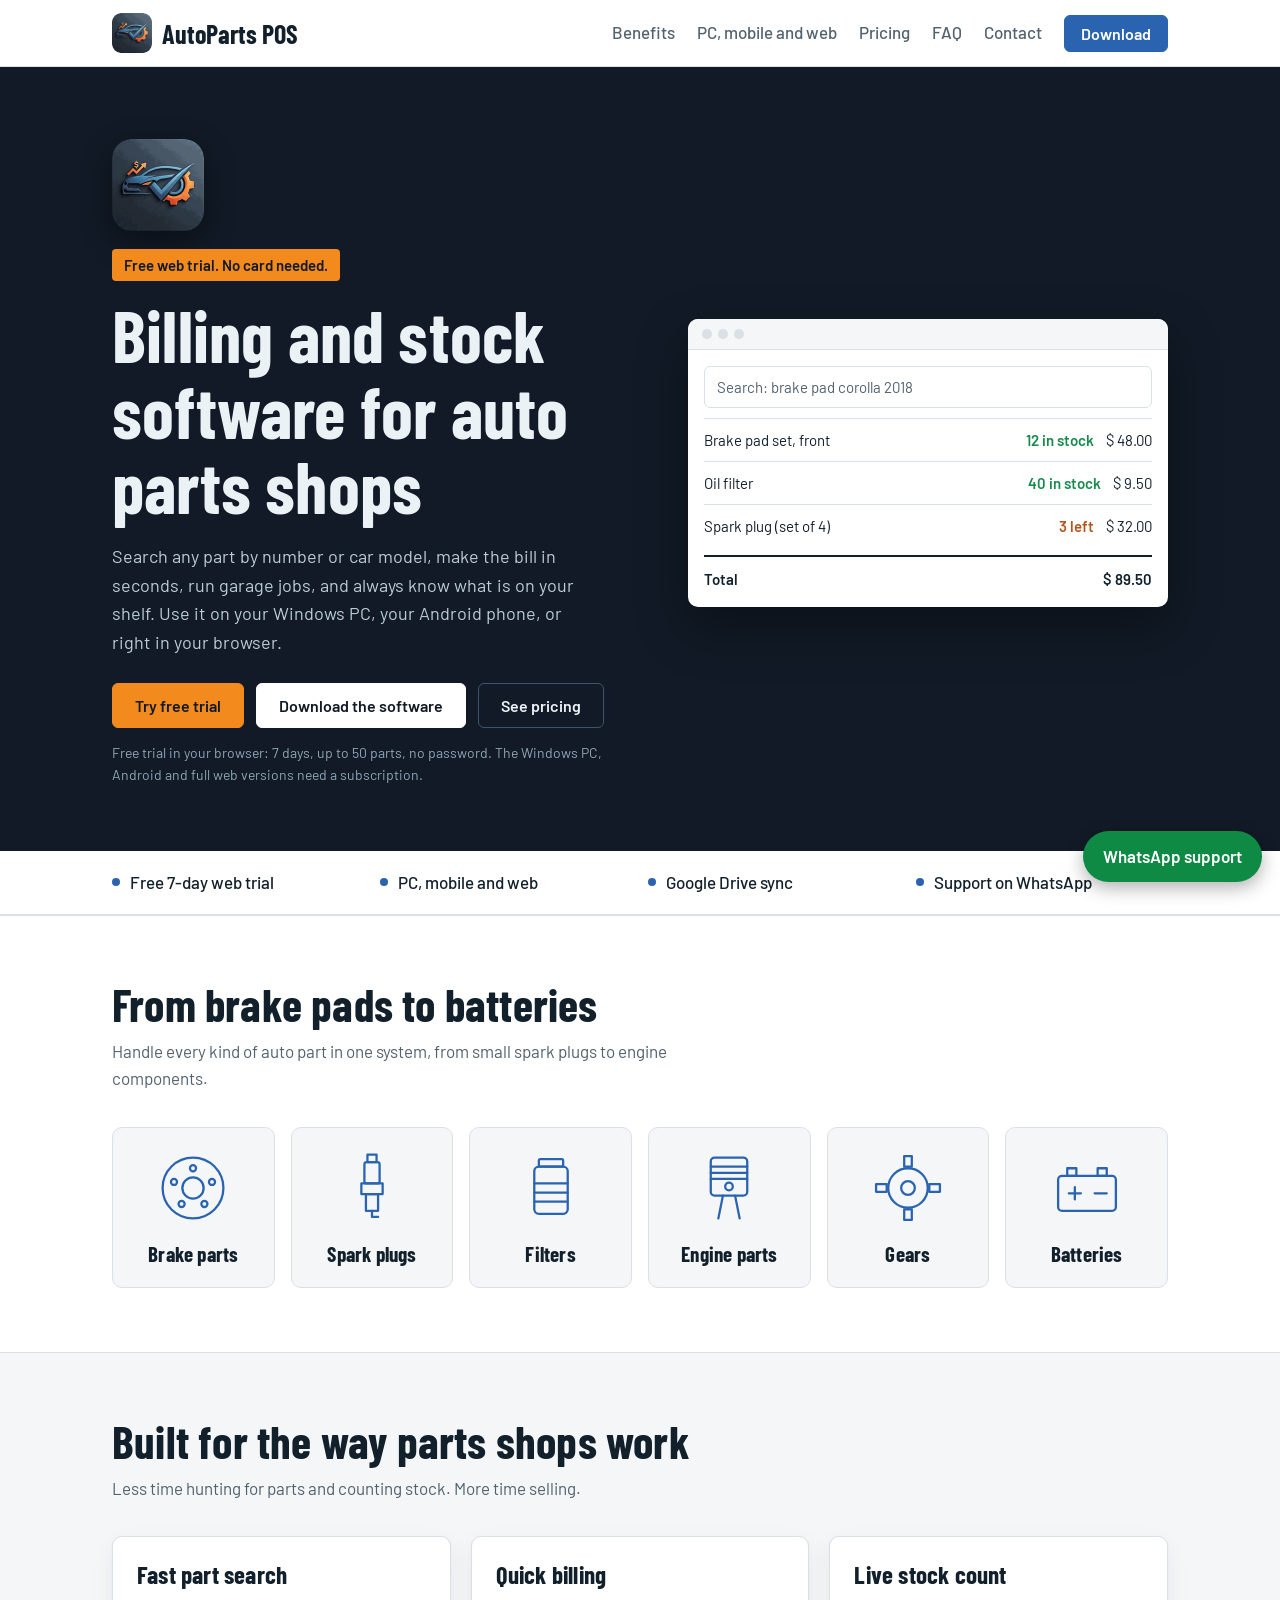
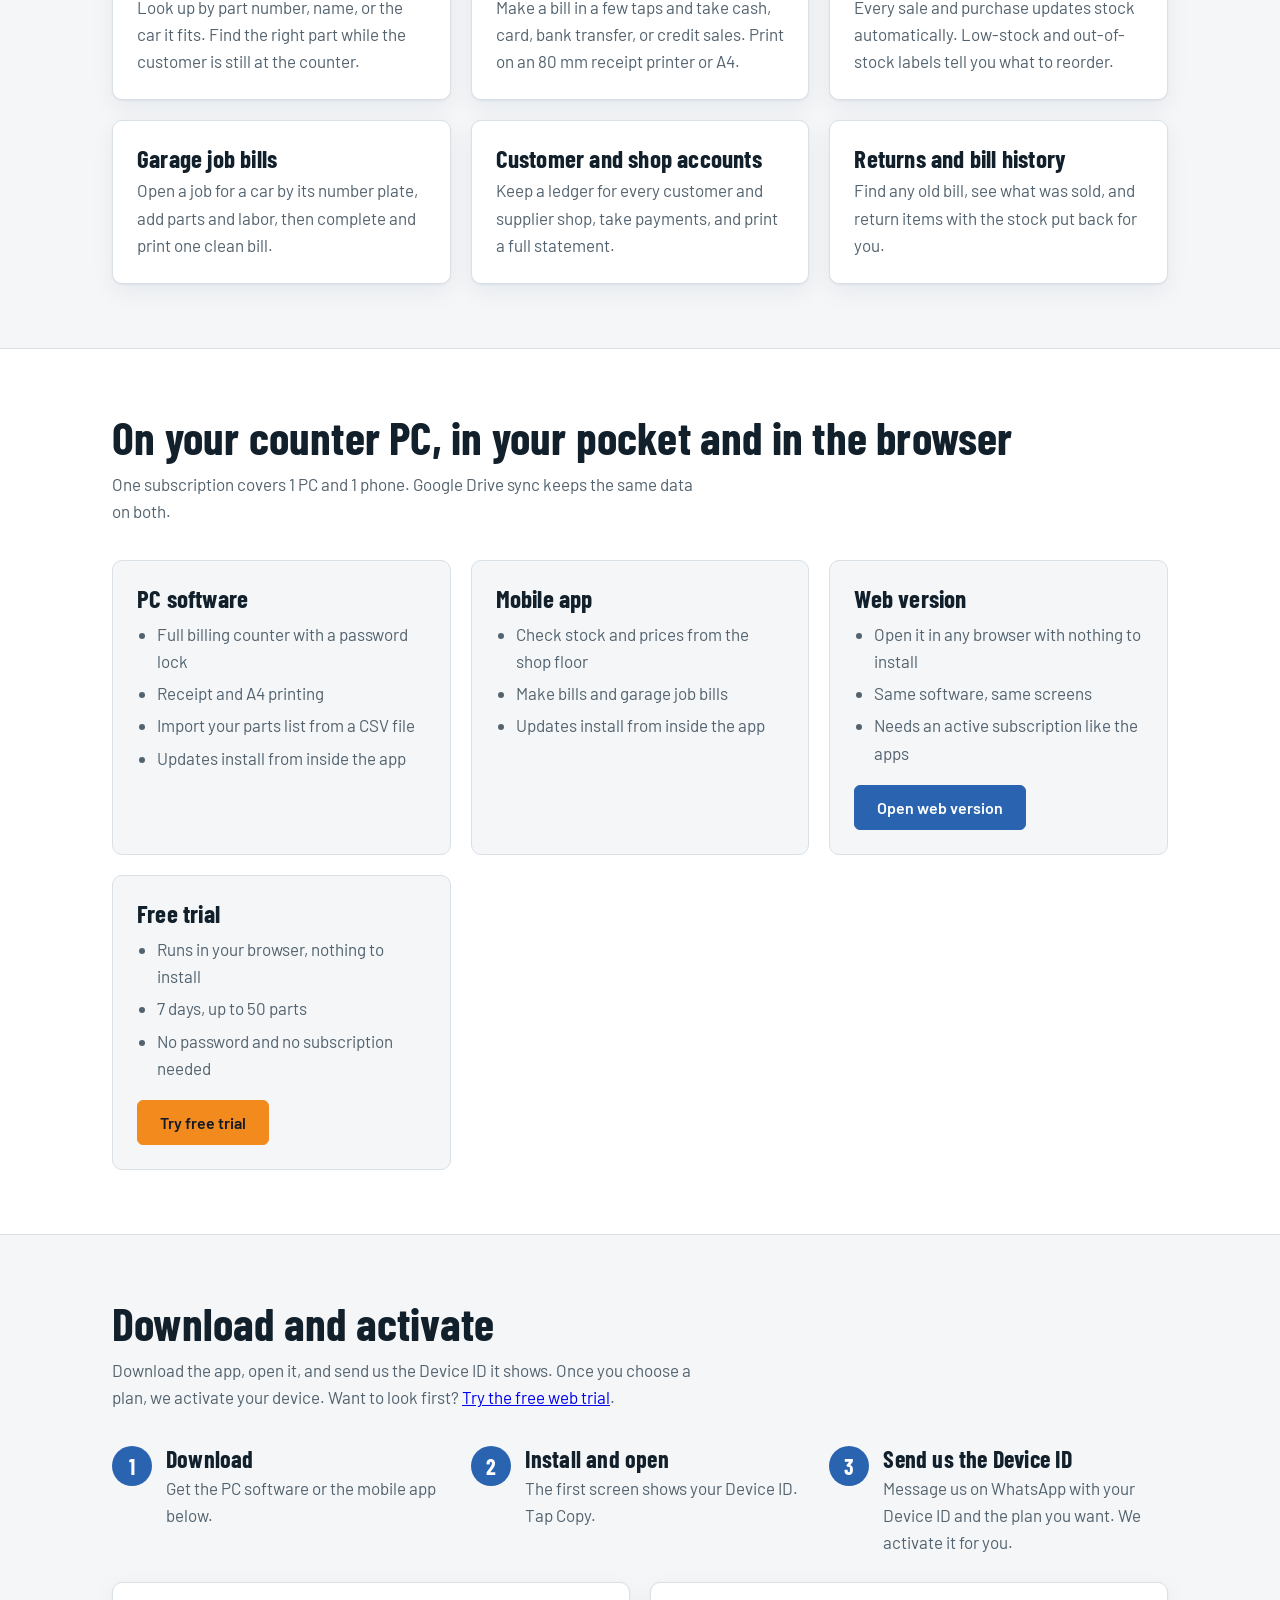
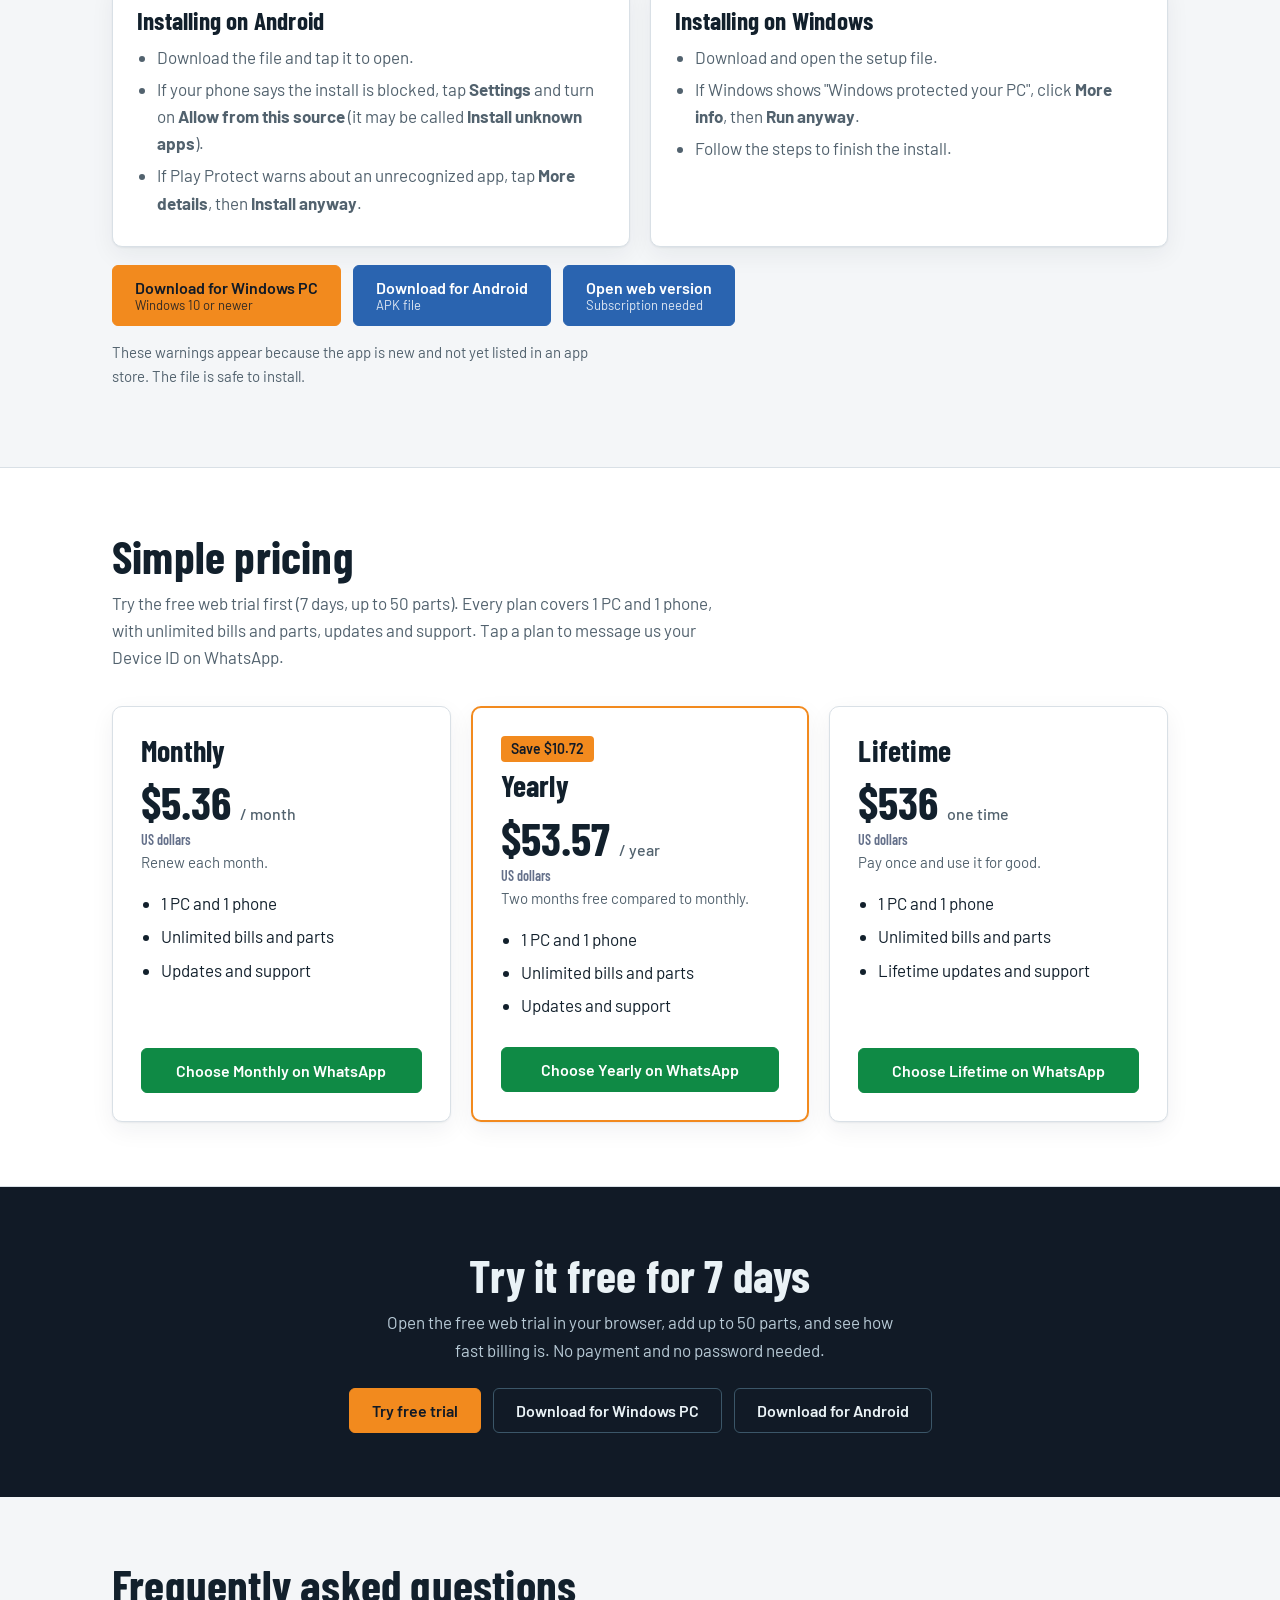
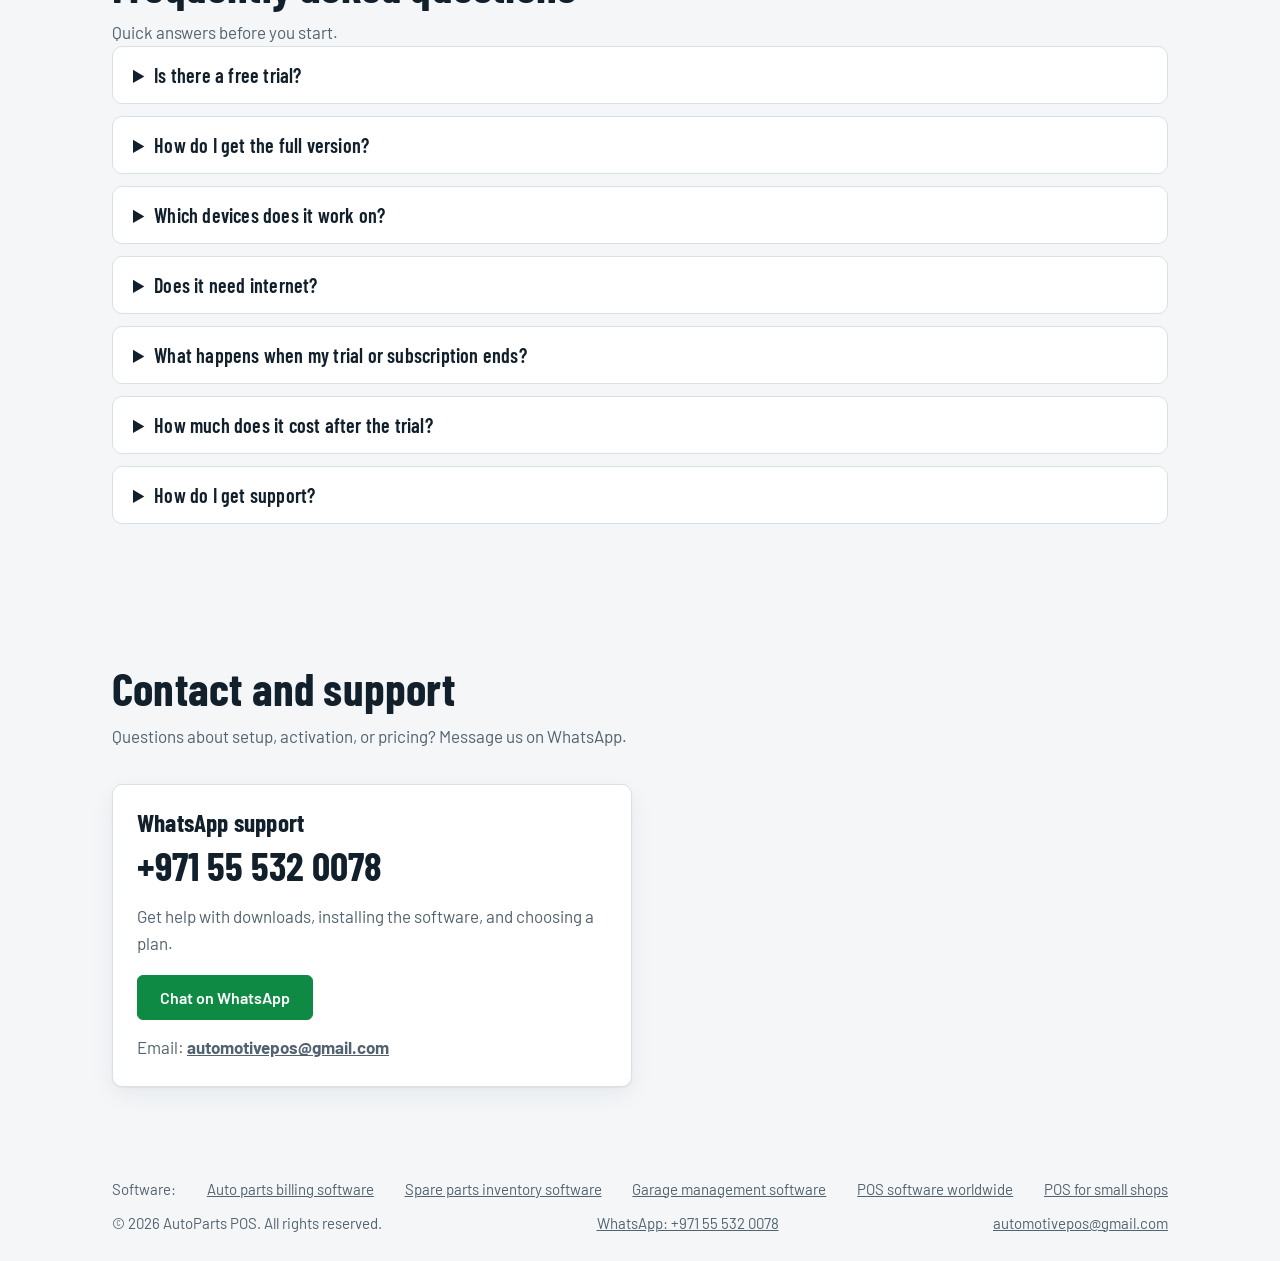
<file: index.html>
<!DOCTYPE html>
<html lang="en">
<head>
<meta charset="utf-8">
<meta name="viewport" content="width=device-width, initial-scale=1, viewport-fit=cover">
<title>AutoParts POS | Auto Parts Shop Billing Software</title>
<meta name="description" content="POS billing and stock software for auto parts shops. Search parts by number or car, bill fast, run garage jobs and keep customer accounts. Windows PC, Android and web. Free 7-day web trial.">
<meta name="keywords" content="auto parts software, POS software, auto parts billing, spare parts inventory, car parts shop software, garage job billing, POS app Android, Windows POS, web POS">
<meta name="robots" content="index, follow, max-image-preview:large">
<meta name="theme-color" content="#111a26">
<link rel="canonical" href="https://automotivepos.online/">
<link rel="icon" href="favicon.ico" sizes="any">
<link rel="icon" type="image/png" href="favicon.png">
<link rel="apple-touch-icon" href="apple-touch-icon.png">
<meta property="og:type" content="website">
<meta property="og:site_name" content="AutoParts POS">
<meta property="og:title" content="AutoParts POS | Auto Parts Shop Billing Software">
<meta property="og:description" content="POS billing and stock software for auto parts shops. Windows PC, Android and web.">
<meta property="og:url" content="https://automotivepos.online/">
<meta property="og:image" content="https://automotivepos.online/og-image.png">
<meta property="og:image:width" content="1200">
<meta property="og:image:height" content="630">
<meta property="og:image:alt" content="AutoParts POS: billing and stock software for auto parts shops">
<meta name="twitter:card" content="summary_large_image">
<meta name="twitter:title" content="AutoParts POS | Auto Parts Shop Billing Software">
<meta name="twitter:description" content="POS billing and stock software for auto parts shops. Windows PC, Android and web.">
<meta name="twitter:image" content="https://automotivepos.online/og-image.png">
<script type="application/ld+json">{"@context":"https://schema.org","@type":"SoftwareApplication","name":"AutoParts POS","url":"https://automotivepos.online/","applicationCategory":"BusinessApplication","operatingSystem":"Windows, Android, Web","description":"POS billing and stock software for auto parts shops. Search parts by number or car, bill fast, run garage jobs and keep customer accounts.","image":"https://automotivepos.online/og-image.png","offers":[{"@type":"Offer","name":"Monthly","price":"5.36","priceCurrency":"USD"},{"@type":"Offer","name":"Yearly","price":"53.57","priceCurrency":"USD"},{"@type":"Offer","name":"Lifetime","price":"536","priceCurrency":"USD"}],"publisher":{"@type":"Organization","name":"AutoParts POS","url":"https://automotivepos.github.io/autoparts-pos/","logo":"https://automotivepos.github.io/autoparts-pos/logo.png","contactPoint":{"@type":"ContactPoint","telephone":"+971555320078","contactType":"customer support"}}}</script>
<script type="application/ld+json">{"@context":"https://schema.org","@type":"FAQPage","mainEntity":[{"@type":"Question","name":"Is there a free trial?","acceptedAnswer":{"@type":"Answer","text":"Yes. Open the free web trial in your browser. It lasts 7 days, allows up to 50 parts, and needs no password or card. The apps and the full web version need a subscription."}},{"@type":"Question","name":"How do I get the full version?","acceptedAnswer":{"@type":"Answer","text":"Download the PC or Android app, send us the Device ID it shows on WhatsApp, and choose a plan. We activate your device."}},{"@type":"Question","name":"Which devices does it work on?","acceptedAnswer":{"@type":"Answer","text":"A Windows PC, an Android phone, and any web browser. One subscription covers 1 PC and 1 phone, and Google Drive sync keeps the same data on both."}},{"@type":"Question","name":"Does it need internet?","acceptedAnswer":{"@type":"Answer","text":"Yes. It checks your subscription and the live date and time online when it opens, so keep the internet on."}},{"@type":"Question","name":"How much does it cost?","acceptedAnswer":{"@type":"Answer","text":"$5.36 per month, $53.57 per year, or $536 one time for lifetime use."}},{"@type":"Question","name":"How do I get support?","acceptedAnswer":{"@type":"Answer","text":"Message us on WhatsApp at +971 55 532 0078 for help with downloads, setup, and pricing."}}]}</script>
<link rel="stylesheet" href="https://fonts.googleapis.com/css2?family=Barlow:wght@400;500;600&family=Barlow+Condensed:wght@600;700&display=swap">
<style>

:root{--bg:#f4f6f8;--surface:#fff;--ink:#12202c;--muted:#52626e;--line:#d9e0e6;--navy:#111a26;--navy-ink:#eaf2f6;--accent:#2a64b0;--accent-ink:#fff;--hot:#f28a1e;--hot-ink:#111a26;--shadow:0 1px 2px rgba(14,42,59,.06),0 8px 24px rgba(14,42,59,.06);
box-sizing:border-box;padding-top:env(safe-area-inset-top,0px);padding-bottom:env(safe-area-inset-bottom,0px)}
@media (prefers-color-scheme:dark){:root:not([data-theme="light"]){--bg:#0d151b;--surface:#16222b;--ink:#e8eef2;--muted:#9bacb8;--line:#27363f;--navy:#0a121b;--accent:#6aa8ee;--accent-ink:#0d151b;--shadow:none}}
:root[data-theme="dark"]{--bg:#0d151b;--surface:#16222b;--ink:#e8eef2;--muted:#9bacb8;--line:#27363f;--navy:#0a121b;--accent:#6aa8ee;--accent-ink:#0d151b;--shadow:none}
html{scroll-padding-top:80px;scroll-behavior:smooth}
*{box-sizing:border-box}
body{margin:0;background:var(--bg);color:var(--ink);font:400 17px/1.6 Barlow,system-ui,sans-serif}
h1,h2,h3{font-family:"Barlow Condensed",Impact,sans-serif;line-height:1.05;margin:0;letter-spacing:.2px}
.wrap{max-width:1100px;margin:0 auto;padding:0 22px}
header{position:sticky;top:0;z-index:20;background:var(--surface);border-bottom:1px solid var(--line)}
header .wrap{display:flex;justify-content:space-between;align-items:center;height:66px}
.logo{font:700 26px "Barlow Condensed",sans-serif;display:flex;align-items:center;gap:10px}
.logo i{width:28px;height:28px;border-radius:6px;background:var(--accent);display:inline-block;position:relative}
.logo i:after{content:"";position:absolute;inset:8px;border:3px solid var(--accent-ink);border-radius:50%}
nav{display:flex;align-items:center;gap:22px}
nav a:not(.btn){color:var(--muted);text-decoration:none;font-weight:500}
nav a:not(.btn):hover{color:var(--ink)}
.btn{display:inline-block;padding:12px 22px;border-radius:6px;background:var(--accent);color:var(--accent-ink);font:600 16px Barlow,sans-serif;text-decoration:none;border:1px solid var(--accent);cursor:pointer}
.btn:hover{filter:brightness(1.08)}
.btn.alt{background:transparent;color:var(--ink);border-color:var(--line)}
.btn.hot{background:var(--hot);border-color:var(--hot);color:var(--hot-ink)}
.btn.sm{padding:8px 16px}
.btn:focus-visible,a:focus-visible,button:focus-visible{outline:3px solid var(--hot);outline-offset:2px}
.hero{background:var(--navy);color:var(--navy-ink);padding:72px 0 64px}
.hero .wrap{display:grid;grid-template-columns:1.1fr 1fr;gap:48px;align-items:center}
.badge{display:inline-block;background:var(--hot);color:var(--hot-ink);font-weight:600;font-size:15px;padding:4px 12px;border-radius:4px;margin-bottom:16px}
.hero h1{font-size:clamp(42px,6vw,72px)}
.hero p{color:#bccbd9;max-width:48ch;margin:18px 0 26px;font-size:18px}
.btns{display:flex;gap:12px;flex-wrap:wrap}
.hero .btn.alt{color:var(--navy-ink);border-color:#3b5668}
.fine{font-size:14px;color:#8fa5b4;margin-top:14px}
.screen{background:var(--surface);color:var(--ink);border-radius:10px;padding:0;font-size:15px;overflow:hidden;box-shadow:0 20px 50px rgba(0,0,0,.35)}
.screen .top{display:flex;gap:6px;padding:10px 14px;border-bottom:1px solid var(--line);background:var(--bg)}
.screen .top b{width:10px;height:10px;border-radius:50%;background:var(--line)}
.screen .body{padding:16px}
.screen .bar{border:1px solid var(--line);border-radius:6px;padding:8px 12px;margin-bottom:10px;color:var(--muted)}
.screen .row{display:grid;grid-template-columns:1fr auto auto;gap:12px;padding:9px 0;border-top:1px solid var(--line)}
.ok{color:#188a4c;font-weight:600}.low{color:#b4541a;font-weight:600}
.tot{display:flex;justify-content:space-between;border-top:2px solid var(--ink);margin-top:8px;padding-top:10px;font-weight:600}
.strip{background:var(--surface);border-bottom:1px solid var(--line)}
.strip .wrap{display:grid;grid-template-columns:repeat(auto-fit,minmax(200px,1fr));gap:16px;padding-top:18px;padding-bottom:18px;font-weight:500}
.strip span{display:flex;gap:10px;align-items:center}
.strip span:before{content:"";width:8px;height:8px;border-radius:50%;background:var(--accent);flex:none}
section{padding:64px 0}
h2{font-size:clamp(32px,4vw,46px);margin-bottom:10px}
.sub{color:var(--muted);max-width:60ch;margin:0 0 34px}
.grid{display:grid;gap:20px;grid-template-columns:repeat(auto-fit,minmax(290px,1fr))}
.card{background:var(--surface);border:1px solid var(--line);border-radius:10px;padding:24px;box-shadow:var(--shadow)}
.card h3{font-size:25px;margin-bottom:6px}
.card p{margin:0;color:var(--muted)}
.card ul{margin:10px 0 0;padding-left:20px;color:var(--muted)}
.card li{margin:5px 0}
.alt-bg{background:var(--surface);border-block:1px solid var(--line)}
.alt-bg .card{background:var(--bg);box-shadow:none}
.steps{counter-reset:s;display:grid;gap:20px;grid-template-columns:repeat(auto-fit,minmax(250px,1fr))}
.step{counter-increment:s;padding-left:54px;position:relative}
.step:before{content:counter(s);position:absolute;left:0;top:0;width:40px;height:40px;border-radius:50%;background:var(--accent);color:var(--accent-ink);display:grid;place-items:center;font:700 22px "Barlow Condensed",sans-serif}
.step h3{font-size:24px;margin-bottom:4px}.step p{margin:0;color:var(--muted)}
.dl{display:flex;gap:12px;flex-wrap:wrap;margin-top:18px}
.dl small{display:block;font-weight:400;font-size:13px;opacity:.85}
.plans{display:grid;gap:20px;grid-template-columns:repeat(auto-fit,minmax(260px,1fr));align-items:stretch}
.plan{background:var(--surface);border:1px solid var(--line);border-radius:10px;padding:28px;display:flex;flex-direction:column;box-shadow:var(--shadow)}
.plan.best{border:2px solid var(--hot)}
.tag{align-self:flex-start;background:var(--hot);color:var(--hot-ink);font-weight:600;font-size:14px;padding:2px 10px;border-radius:4px;margin-bottom:8px}
.plan h3{font-size:30px}
.price{font:700 46px "Barlow Condensed",sans-serif;margin:8px 0 0}
.price small{font:500 16px Barlow,sans-serif;color:var(--muted)}
.note{color:var(--muted);font-size:15px;margin:2px 0 10px}
.plan ul{flex:1;margin:0 0 22px;padding-left:20px}.plan li{margin:6px 0}
.plan .btn{text-align:center}
.trial{background:var(--navy);color:var(--navy-ink);text-align:center}
.trial p{color:#b8cad6;max-width:52ch;margin:0 auto 24px}
.trial .btns{justify-content:center}
.trial .btn.alt{color:var(--navy-ink);border-color:#3b5668}
footer{padding:26px 0;color:var(--muted);font-size:15px}
footer .wrap{display:flex;justify-content:space-between;flex-wrap:wrap;gap:10px}
#toast{position:fixed;left:50%;bottom:calc(84px + env(safe-area-inset-bottom,0px));transform:translateX(-50%);background:var(--ink);color:var(--bg);padding:12px 20px;border-radius:8px;opacity:0;pointer-events:none;transition:opacity .2s;max-width:90%;text-align:center}
#toast.on{opacity:1}
.pgrid{display:grid;gap:16px;grid-template-columns:repeat(auto-fit,minmax(150px,1fr))}
.pgrid .card{text-align:center;padding:22px 14px}
.pgrid h3{font-size:21px;margin:0}
.pgrid svg{width:76px;height:76px;color:var(--accent);fill:none;stroke:currentColor;stroke-width:3;stroke-linecap:round;stroke-linejoin:round;margin-bottom:10px}
.wa{position:fixed;right:18px;bottom:calc(18px + env(safe-area-inset-bottom,0px));z-index:30;background:#0f8a45;color:#fff;font-weight:600;padding:12px 20px;border-radius:999px;text-decoration:none;box-shadow:0 6px 18px rgba(0,0,0,.3)}
.btn.wab{background:#0f8a45;border-color:#0f8a45;color:#fff}
.num{font:700 40px "Barlow Condensed",sans-serif;margin:6px 0 14px}
footer a{color:var(--muted)}
.logo{color:var(--ink);text-decoration:none}.logo img{width:40px;height:40px;flex:none;border-radius:9px;display:block}
.faq details{background:var(--surface);border:1px solid var(--line);border-radius:10px;padding:16px 20px;margin-bottom:12px}
.faq summary{cursor:pointer;font:600 20px "Barlow Condensed",sans-serif;letter-spacing:.2px}
.faq p{margin:10px 0 0;color:var(--muted)}
@media (max-width:820px){.hero .wrap{grid-template-columns:1fr}nav a:not(.btn){display:none}}
@media (prefers-reduced-motion:reduce){html{scroll-behavior:auto}#toast{transition:none}}

.hero .btn.alt:hover{background:rgba(255,255,255,.08)}
.hero .logobig{width:92px;height:92px;border-radius:20px;margin-bottom:18px;display:block;box-shadow:0 10px 30px rgba(0,0,0,.4)}
.btn.web{background:var(--accent);border-color:var(--accent);color:var(--accent-ink)}
.hero .btn.web{background:#fff;border-color:#fff;color:#111a26}
.plan .btn.wab{background:#0f8a45;border-color:#0f8a45;color:#fff}
.plan.best .btn.wab{background:#0f8a45}
.checks{list-style:none;padding-left:0!important}.checks li{padding-left:26px;position:relative}.checks li:before{content:"";position:absolute;left:4px;top:.55em;width:9px;height:9px;border-radius:50%;background:var(--accent)}
.help{font-size:15px;color:var(--muted);margin-top:14px;max-width:62ch}
.hero .help{color:#8fa5b4}
@media (prefers-color-scheme:dark){:root:not([data-theme="light"]) .ok{color:#4cc38a}}
.usd{display:block;font-size:14px;font-weight:600;color:var(--mute,#64708a);margin-top:2px}
</style>
</head>
<body>
<header id="top"><div class="wrap">
<a class="logo" href="#top" aria-label="AutoParts POS home"><img src="logo-sm.webp" alt="AutoParts POS logo" width="40" height="40"><span>AutoParts POS</span></a>
<nav><a href="#benefits">Benefits</a><a href="#platforms">PC, mobile and web</a><a href="#pricing">Pricing</a><a href="#faq">FAQ</a><a href="#contact">Contact</a><a class="btn sm" href="#download">Download</a></nav>
</div></header>

<main>
<section class="hero"><div class="wrap">
<div>
<img class="logobig" src="logo-sm.webp" alt="AutoParts POS logo" width="92" height="92" fetchpriority="high">
<span class="badge">Free web trial. No card needed.</span>
<h1>Billing and stock software for auto parts shops</h1>
<p>Search any part by number or car model, make the bill in seconds, run garage jobs, and always know what is on your shelf. Use it on your Windows PC, your Android phone, or right in your browser.</p>
<div class="btns"><a class="btn hot" href="https://automotivepos.github.io/autoparts-pos/trial/" target="_blank" rel="noopener">Try free trial</a><a class="btn web" href="#download">Download the software</a><a class="btn alt" href="#pricing">See pricing</a></div>
<div class="fine">Free trial in your browser: 7 days, up to 50 parts, no password. The Windows PC, Android and full web versions need a subscription.</div>
</div>
<div class="screen" aria-label="Example of the billing screen">
<div class="top"><b></b><b></b><b></b></div>
<div class="body">
<div class="bar">Search: brake pad corolla 2018</div>
<div class="row"><span>Brake pad set, front</span><span class="ok">12 in stock</span><span>$ 48.00</span></div>
<div class="row"><span>Oil filter</span><span class="ok">40 in stock</span><span>$ 9.50</span></div>
<div class="row"><span>Spark plug (set of 4)</span><span class="low">3 left</span><span>$ 32.00</span></div>
<div class="tot"><span>Total</span><span>$ 89.50</span></div>
</div></div>
</div></section>

<div class="strip"><div class="wrap"><span>Free 7-day web trial</span><span>PC, mobile and web</span><span>Google Drive sync</span><span>Support on WhatsApp</span></div></div>

<section id="parts" class="alt-bg"><div class="wrap">
<h2>From brake pads to batteries</h2>
<p class="sub">Handle every kind of auto part in one system, from small spark plugs to engine components.</p>
<div class="pgrid">
<div class="card"><svg viewBox="0 0 100 100" aria-hidden="true"><circle cx="50" cy="50" r="40"/><circle cx="50" cy="50" r="14"/><circle cx="50" cy="24" r="4"/><circle cx="75" cy="42" r="4"/><circle cx="65" cy="71" r="4"/><circle cx="35" cy="71" r="4"/><circle cx="25" cy="42" r="4"/></svg><h3>Brake parts</h3></div>
<div class="card"><svg viewBox="0 0 100 100" aria-hidden="true"><rect x="44" y="6" width="12" height="10"/><rect x="40" y="16" width="20" height="28" rx="3"/><rect x="36" y="44" width="28" height="14"/><rect x="42" y="58" width="16" height="22"/><path d="M50 80v8h8"/></svg><h3>Spark plugs</h3></div>
<div class="card"><svg viewBox="0 0 100 100" aria-hidden="true"><rect x="28" y="22" width="44" height="62" rx="6"/><rect x="34" y="12" width="32" height="10" rx="2"/><path d="M28 44h44M28 56h44M28 68h44"/></svg><h3>Filters</h3></div>
<div class="card"><svg viewBox="0 0 100 100" aria-hidden="true"><rect x="26" y="10" width="48" height="50" rx="5"/><path d="M26 22h48M26 30h48M26 38h48"/><circle cx="50" cy="48" r="5"/><path d="M42 60l-6 30M58 60l6 30"/></svg><h3>Engine parts</h3></div>
<div class="card"><svg viewBox="0 0 100 100" aria-hidden="true"><circle cx="50" cy="50" r="26"/><circle cx="50" cy="50" r="9"/><g><rect x="45" y="8" width="10" height="14"/><rect x="45" y="78" width="10" height="14"/><rect x="8" y="45" width="14" height="10"/><rect x="78" y="45" width="14" height="10"/></g></svg><h3>Gears</h3></div>
<div class="card"><svg viewBox="0 0 100 100" aria-hidden="true"><rect x="12" y="34" width="76" height="46" rx="5"/><rect x="24" y="24" width="12" height="10"/><rect x="64" y="24" width="12" height="10"/><path d="M26 57h16M34 49v16M60 57h16"/></svg><h3>Batteries</h3></div>
</div></div></section>

<section id="benefits"><div class="wrap">
<h2>Built for the way parts shops work</h2>
<p class="sub">Less time hunting for parts and counting stock. More time selling.</p>
<div class="grid">
<div class="card"><h3>Fast part search</h3><p>Look up by part number, name, or the car it fits. Find the right part while the customer is still at the counter.</p></div>
<div class="card"><h3>Quick billing</h3><p>Make a bill in a few taps and take cash, card, bank transfer, or credit sales. Print on an 80 mm receipt printer or A4.</p></div>
<div class="card"><h3>Live stock count</h3><p>Every sale and purchase updates stock automatically. Low-stock and out-of-stock labels tell you what to reorder.</p></div>
<div class="card"><h3>Garage job bills</h3><p>Open a job for a car by its number plate, add parts and labor, then complete and print one clean bill.</p></div>
<div class="card"><h3>Customer and shop accounts</h3><p>Keep a ledger for every customer and supplier shop, take payments, and print a full statement.</p></div>
<div class="card"><h3>Returns and bill history</h3><p>Find any old bill, see what was sold, and return items with the stock put back for you.</p></div>
</div></div></section>

<section id="platforms" class="alt-bg"><div class="wrap">
<h2>On your counter PC, in your pocket and in the browser</h2>
<p class="sub">One subscription covers 1 PC and 1 phone. Google Drive sync keeps the same data on both.</p>
<div class="grid">
<div class="card"><h3>PC software</h3><ul><li>Full billing counter with a password lock</li><li>Receipt and A4 printing</li><li>Import your parts list from a CSV file</li><li>Updates install from inside the app</li></ul></div>
<div class="card"><h3>Mobile app</h3><ul><li>Check stock and prices from the shop floor</li><li>Make bills and garage job bills</li><li>Updates install from inside the app</li></ul></div>
<div class="card"><h3>Web version</h3><ul><li>Open it in any browser with nothing to install</li><li>Same software, same screens</li><li>Needs an active subscription like the apps</li></ul><div class="dl"><a class="btn web" href="https://automotivepos.github.io/autoparts-pos/pos/" target="_blank" rel="noopener">Open web version</a></div></div>
<div class="card"><h3>Free trial</h3><ul><li>Runs in your browser, nothing to install</li><li>7 days, up to 50 parts</li><li>No password and no subscription needed</li></ul><div class="dl"><a class="btn hot" href="https://automotivepos.github.io/autoparts-pos/trial/" target="_blank" rel="noopener">Try free trial</a></div></div>
</div></div></section>

<section id="download"><div class="wrap">
<h2>Download and activate</h2>
<p class="sub">Download the app, open it, and send us the Device ID it shows. Once you choose a plan, we activate your device. Want to look first? <a href="https://automotivepos.github.io/autoparts-pos/trial/" target="_blank" rel="noopener">Try the free web trial</a>.</p>
<div class="steps">
<div class="step"><h3>Download</h3><p>Get the PC software or the mobile app below.</p></div>
<div class="step"><h3>Install and open</h3><p>The first screen shows your Device ID. Tap Copy.</p></div>
<div class="step"><h3>Send us the Device ID</h3><p>Message us on WhatsApp with your Device ID and the plan you want. We activate it for you.</p></div>
</div>
<div class="grid" style="margin-top:26px">
<div class="card"><h3>Installing on Android</h3><ul><li>Download the file and tap it to open.</li><li>If your phone says the install is blocked, tap <b>Settings</b> and turn on <b>Allow from this source</b> (it may be called <b>Install unknown apps</b>).</li><li>If Play Protect warns about an unrecognized app, tap <b>More details</b>, then <b>Install anyway</b>.</li></ul></div>
<div class="card"><h3>Installing on Windows</h3><ul><li>Download and open the setup file.</li><li>If Windows shows "Windows protected your PC", click <b>More info</b>, then <b>Run anyway</b>.</li><li>Follow the steps to finish the install.</li></ul></div>
</div>
<div class="dl">
<a class="btn hot dlbtn" data-key="pc" href="#download">Download for Windows PC<small>Windows 10 or newer</small></a>
<a class="btn dlbtn" data-key="android" href="#download">Download for Android<small>APK file</small></a>
<a class="btn web" href="https://automotivepos.github.io/autoparts-pos/pos/" target="_blank" rel="noopener">Open web version<small>Subscription needed</small></a>
</div>
<p class="help">These warnings appear because the app is new and not yet listed in an app store. The file is safe to install.</p>
</div></section>

<section id="pricing" class="alt-bg"><div class="wrap">
<h2>Simple pricing</h2>
<p class="sub">Try the free web trial first (7 days, up to 50 parts). Every plan covers 1 PC and 1 phone, with unlimited bills and parts, updates and support. Tap a plan to message us your Device ID on WhatsApp.</p>
<div class="plans">
<div class="plan"><h3>Monthly</h3><div class="price">$5.36 <small>/ month</small><span class="usd">US dollars</span></div><p class="note">Renew each month.</p>
<ul><li>1 PC and 1 phone</li><li>Unlimited bills and parts</li><li>Updates and support</li></ul><a class="btn wab" href="https://wa.me/971555320078?text=Hello%2C%20I%20want%20the%20Monthly%20plan%20for%20AutoParts%20POS.%20My%20Device%20ID%20is%3A%20" target="_blank" rel="noopener">Choose Monthly on WhatsApp</a></div>
<div class="plan best"><span class="tag">Save $10.72</span><h3>Yearly</h3><div class="price">$53.57 <small>/ year</small><span class="usd">US dollars</span></div><p class="note">Two months free compared to monthly.</p>
<ul><li>1 PC and 1 phone</li><li>Unlimited bills and parts</li><li>Updates and support</li></ul><a class="btn wab" href="https://wa.me/971555320078?text=Hello%2C%20I%20want%20the%20Yearly%20plan%20for%20AutoParts%20POS.%20My%20Device%20ID%20is%3A%20" target="_blank" rel="noopener">Choose Yearly on WhatsApp</a></div>
<div class="plan"><h3>Lifetime</h3><div class="price">$536 <small>one time</small><span class="usd">US dollars</span></div><p class="note">Pay once and use it for good.</p>
<ul><li>1 PC and 1 phone</li><li>Unlimited bills and parts</li><li>Lifetime updates and support</li></ul><a class="btn wab" href="https://wa.me/971555320078?text=Hello%2C%20I%20want%20the%20Lifetime%20plan%20for%20AutoParts%20POS.%20My%20Device%20ID%20is%3A%20" target="_blank" rel="noopener">Choose Lifetime on WhatsApp</a></div>
</div></div></section>

<section class="trial"><div class="wrap">
<h2>Try it free for 7 days</h2>
<p>Open the free web trial in your browser, add up to 50 parts, and see how fast billing is. No payment and no password needed.</p>
<div class="btns"><a class="btn hot" href="https://automotivepos.github.io/autoparts-pos/trial/" target="_blank" rel="noopener">Try free trial</a><a class="btn alt dlbtn" data-key="pc" href="#download">Download for Windows PC</a><a class="btn alt dlbtn" data-key="android" href="#download">Download for Android</a></div>
</div></section>
<section id="faq" class="faq"><div class="wrap">
<h2>Frequently asked questions</h2>
<p class="sub">Quick answers before you start.</p>
<details><summary>Is there a free trial?</summary><p>Yes. Open the free web trial in your browser. It lasts 7 days, allows up to 50 parts, and needs no password or card. The Windows PC and Android apps and the full web version need a subscription.</p></details>
<details><summary>How do I get the full version?</summary><p>Download the PC or Android app, send us the Device ID it shows on WhatsApp, and choose a plan. We activate your device.</p></details>
<details><summary>Which devices does it work on?</summary><p>A Windows PC, an Android phone, and any web browser. One subscription covers 1 PC and 1 phone, and Google Drive sync keeps the same data on both.</p></details>
<details><summary>Does it need internet?</summary><p>Yes. It checks your subscription and the live date and time online when it opens, so keep the internet on.</p></details>
<details><summary>What happens when my trial or subscription ends?</summary><p>The software shows the plans and our contact number. Renew with us and it opens again with all your data in place.</p></details>
<details><summary>How much does it cost after the trial?</summary><p>$5.36 per month, $53.57 per year, or $536 one time for lifetime use.</p></details>
<details><summary>How do I get support?</summary><p>Message us on WhatsApp at +971 55 532 0078 for help with downloads, setup, and pricing.</p></details>
</div></section>

<section id="contact"><div class="wrap">
<h2>Contact and support</h2>
<p class="sub">Questions about setup, activation, or pricing? Message us on WhatsApp.</p>
<div class="card" style="max-width:520px">
<h3>WhatsApp support</h3>
<div class="num">+971 55 532 0078</div>
<p style="margin-bottom:18px">Get help with downloads, installing the software, and choosing a plan.</p>
<a class="btn wab" href="https://wa.me/971555320078?text=Hello%2C%20I%20need%20help%20with%20AutoParts%20POS" target="_blank" rel="noopener">Chat on WhatsApp</a>
<p style="margin:14px 0 0">Email: <a href="mailto:automotivepos@gmail.com" style="color:inherit;font-weight:700">automotivepos@gmail.com</a></p>
</div>
</div></section>
</main>

<footer><div class="wrap" style="margin-bottom:10px"><span>Software: </span><a href="/auto-parts-billing-software/">Auto parts billing software</a> <a href="/spare-parts-inventory-software/">Spare parts inventory software</a> <a href="/garage-management-software/">Garage management software</a> <a href="/pos-software-worldwide/">POS software worldwide</a> <a href="/pos-software-for-small-shops/">POS for small shops</a></div><div class="wrap"><span>&copy; 2026 AutoParts POS. All rights reserved.</span><a href="https://wa.me/971555320078" target="_blank" rel="noopener">WhatsApp: +971 55 532 0078</a> <a href="mailto:automotivepos@gmail.com">automotivepos@gmail.com</a></div></footer>
<a class="wa" href="https://wa.me/971555320078?text=Hello%2C%20I%20need%20help%20with%20AutoParts%20POS" target="_blank" rel="noopener">WhatsApp support</a>
<div id="toast" role="status"></div>

<script>
var LINKS={pc:"https://github.com/automotivepos/pos-win-updates/releases/latest/download/POS-Setup.exe",android:"https://github.com/automotivepos/pos-apk-updates/releases/latest/download/POS.apk"};
var t=document.getElementById("toast"),timer;
document.querySelectorAll(".dlbtn").forEach(function(b){
  var u=LINKS[b.dataset.key];
  if(u){b.href=u;b.setAttribute("download","");return}
  b.addEventListener("click",function(e){
    e.preventDefault();
    t.textContent="The download will be available very soon.";
    t.classList.add("on");clearTimeout(timer);
    timer=setTimeout(function(){t.classList.remove("on")},3000);
  });
});
</script>
</body>
</html>
</file>
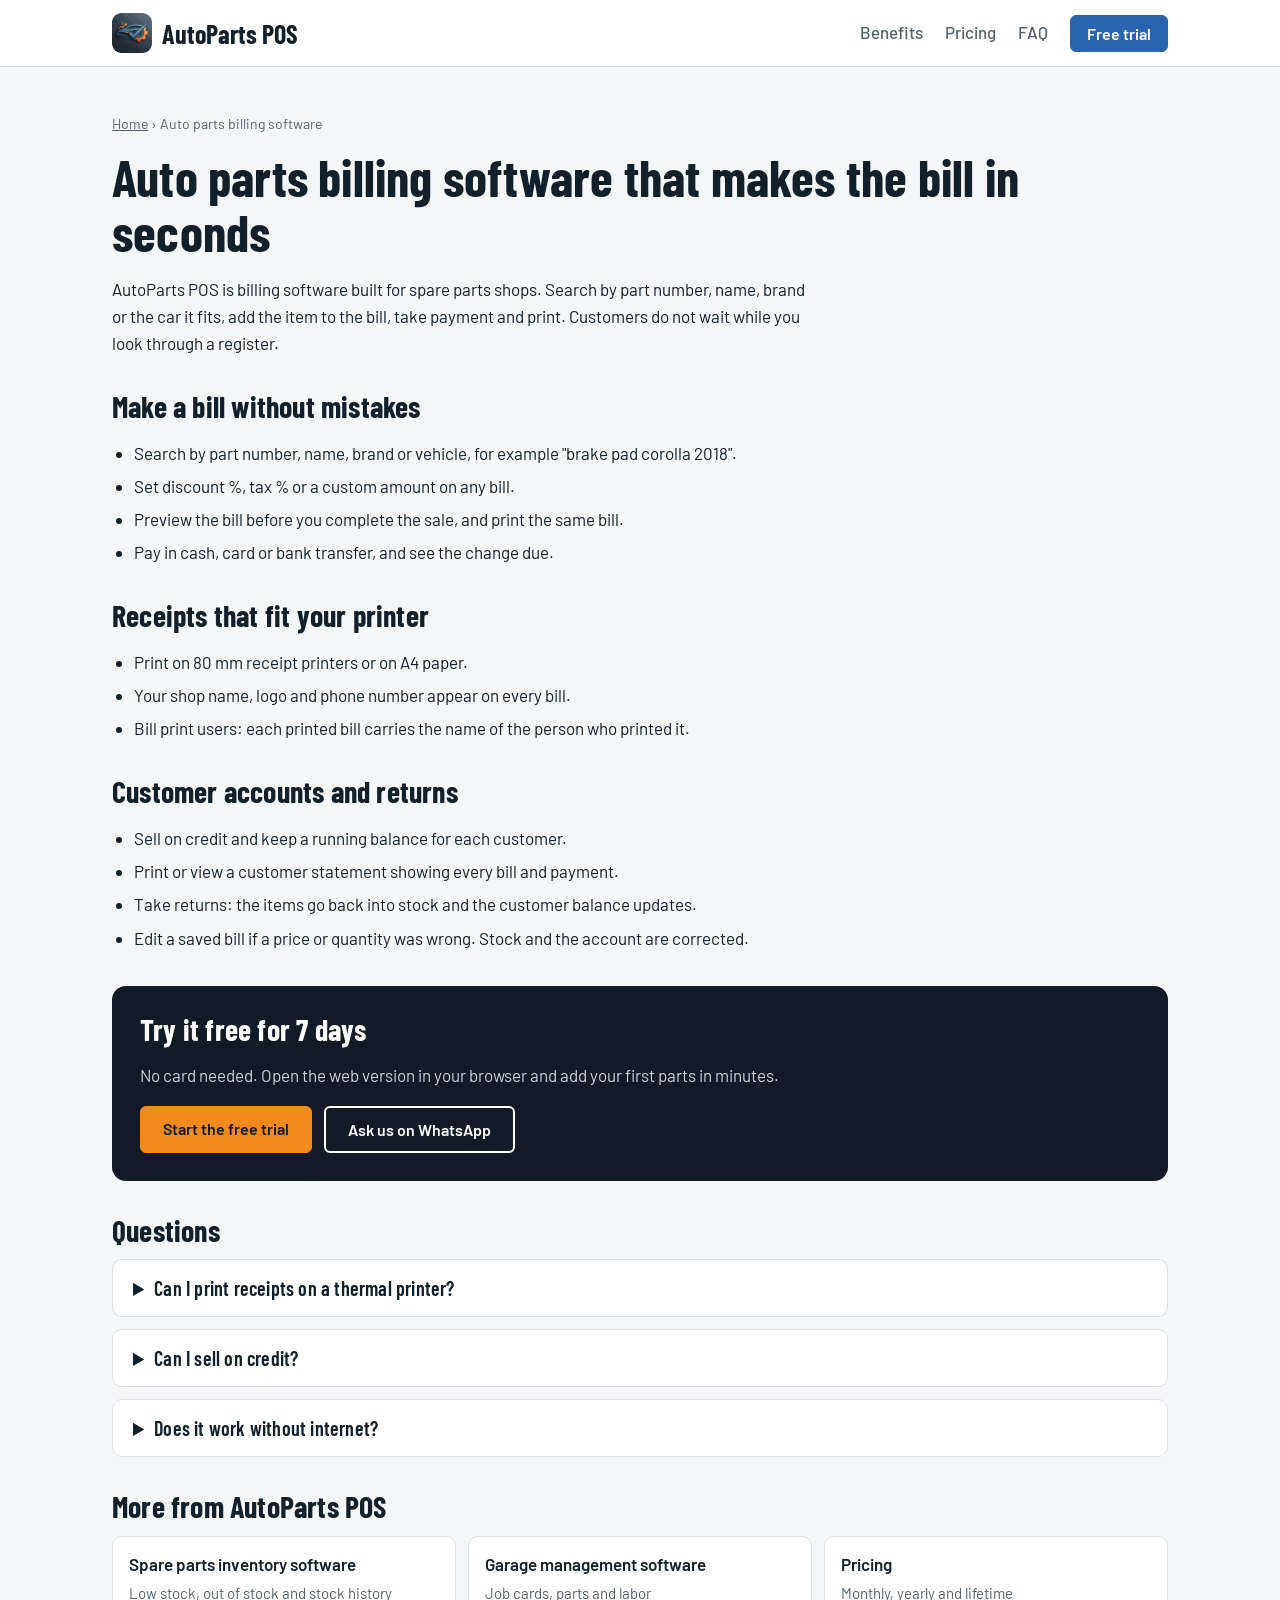
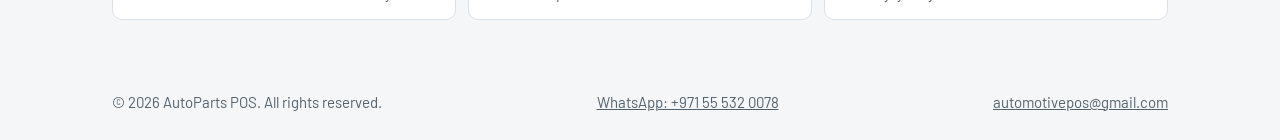
<file: auto-parts-billing-software/index.html>
<!doctype html>
<html lang="en"><head><meta charset="utf-8"><meta name="viewport" content="width=device-width, initial-scale=1, viewport-fit=cover">
<title>Auto Parts Billing Software | Fast Bills and Receipts | AutoParts POS</title>
<meta name="description" content="Billing software for auto parts shops. Find parts by number or car model, print 80 mm receipts or A4 bills, handle credit customers and returns. Free 7-day trial.">
<meta name="robots" content="index, follow, max-image-preview:large">
<meta name="theme-color" content="#111a26">
<link rel="canonical" href="https://automotivepos.online/auto-parts-billing-software/">
<link rel="icon" href="/favicon.ico" sizes="any"><link rel="icon" type="image/png" href="/favicon.png"><link rel="apple-touch-icon" href="/apple-touch-icon.png">
<meta property="og:type" content="website"><meta property="og:site_name" content="AutoParts POS"><meta property="og:title" content="Auto Parts Billing Software | Fast Bills and Receipts | AutoParts POS"><meta property="og:description" content="Billing software for auto parts shops. Find parts by number or car model, print 80 mm receipts or A4 bills, handle credit customers and returns. Free 7-day trial."><meta property="og:url" content="https://automotivepos.online/auto-parts-billing-software/"><meta property="og:image" content="https://automotivepos.online/og-image.png"><meta property="og:image:width" content="1200"><meta property="og:image:height" content="630">
<meta name="twitter:card" content="summary_large_image">
<link rel="preconnect" href="https://fonts.googleapis.com"><link rel="preconnect" href="https://fonts.gstatic.com" crossorigin><link rel="stylesheet" href="https://fonts.googleapis.com/css2?family=Barlow:wght@400;500;600&family=Barlow+Condensed:wght@600;700&display=swap">
<link rel="stylesheet" href="/style.css">
<script type="application/ld+json">[{"@context": "https://schema.org", "@type": "SoftwareApplication", "name": "AutoParts POS", "url": "https://automotivepos.online/auto-parts-billing-software/", "applicationCategory": "BusinessApplication", "operatingSystem": "Windows, Android, Web", "description": "Billing software for auto parts shops. Find parts by number or car model, print 80 mm receipts or A4 bills, handle credit customers and returns. Free 7-day trial.", "image": "https://automotivepos.online/og-image.png"}, {"@context": "https://schema.org", "@type": "FAQPage", "mainEntity": [{"@type": "Question", "name": "Can I print receipts on a thermal printer?", "acceptedAnswer": {"@type": "Answer", "text": "Yes. Choose 80 mm receipt printer or A4 in the shop settings. Bills are laid out so the amounts fit inside the paper."}}, {"@type": "Question", "name": "Can I sell on credit?", "acceptedAnswer": {"@type": "Answer", "text": "Yes. Add the customer, take a part payment if you like, and the rest stays on their account. You can print a statement at any time."}}, {"@type": "Question", "name": "Does it work without internet?", "acceptedAnswer": {"@type": "Answer", "text": "Yes. Billing works offline. The internet is only used to check your subscription and to sync data."}}]}, {"@context": "https://schema.org", "@type": "BreadcrumbList", "itemListElement": [{"@type": "ListItem", "position": 1, "name": "Home", "item": "https://automotivepos.online/"}, {"@type": "ListItem", "position": 2, "name": "Auto parts billing software", "item": "https://automotivepos.online/auto-parts-billing-software/"}]}]</script>
</head><body><header><div class="wrap"><a class="logo" href="/" aria-label="AutoParts POS home"><img src="/logo-sm.webp" alt="AutoParts POS logo" width="40" height="40"><span>AutoParts POS</span></a><nav><a href="/#benefits">Benefits</a><a href="/#pricing">Pricing</a><a href="/#faq">FAQ</a><a class="btn sm" href="https://automotivepos.github.io/autoparts-pos/trial/">Free trial</a></nav></div></header><main class="page"><div class="wrap"><div class="crumbs"><a href="/">Home</a> &rsaquo; Auto parts billing software</div><h1>Auto parts billing software that makes the bill in seconds</h1><p>AutoParts POS is billing software built for spare parts shops. Search by part number, name, brand or the car it fits, add the item to the bill, take payment and print. Customers do not wait while you look through a register.</p><h2>Make a bill without mistakes</h2><ul><li>Search by part number, name, brand or vehicle, for example &quot;brake pad corolla 2018&quot;.</li><li>Set discount %, tax % or a custom amount on any bill.</li><li>Preview the bill before you complete the sale, and print the same bill.</li><li>Pay in cash, card or bank transfer, and see the change due.</li></ul><h2>Receipts that fit your printer</h2><ul><li>Print on 80 mm receipt printers or on A4 paper.</li><li>Your shop name, logo and phone number appear on every bill.</li><li>Bill print users: each printed bill carries the name of the person who printed it.</li></ul><h2>Customer accounts and returns</h2><ul><li>Sell on credit and keep a running balance for each customer.</li><li>Print or view a customer statement showing every bill and payment.</li><li>Take returns: the items go back into stock and the customer balance updates.</li><li>Edit a saved bill if a price or quantity was wrong. Stock and the account are corrected.</li></ul><div class="cta"><h2>Try it free for 7 days</h2><p>No card needed. Open the web version in your browser and add your first parts in minutes.</p><div class="row"><a class="btn hot" href="https://automotivepos.github.io/autoparts-pos/trial/">Start the free trial</a><a class="btn alt" href="https://wa.me/971555320078?text=Hello%2C%20I%20need%20help%20with%20AutoParts%20POS" target="_blank" rel="noopener" style="background:transparent;border:2px solid #fff;color:#fff">Ask us on WhatsApp</a></div></div><h2>Questions</h2><div class="faq"><details><summary>Can I print receipts on a thermal printer?</summary><p>Yes. Choose 80 mm receipt printer or A4 in the shop settings. Bills are laid out so the amounts fit inside the paper.</p></details><details><summary>Can I sell on credit?</summary><p>Yes. Add the customer, take a part payment if you like, and the rest stays on their account. You can print a statement at any time.</p></details><details><summary>Does it work without internet?</summary><p>Yes. Billing works offline. The internet is only used to check your subscription and to sync data.</p></details></div><h2>More from AutoParts POS</h2><div class="more"><a href="/spare-parts-inventory-software/">Spare parts inventory software<span>Low stock, out of stock and stock history</span></a><a href="/garage-management-software/">Garage management software<span>Job cards, parts and labor</span></a><a href="/#pricing">Pricing<span>Monthly, yearly and lifetime</span></a></div></div></main><footer><div class="wrap"><span>&copy; 2026 AutoParts POS. All rights reserved.</span><a href="https://wa.me/971555320078?text=Hello%2C%20I%20need%20help%20with%20AutoParts%20POS" target="_blank" rel="noopener">WhatsApp: +971 55 532 0078</a> <a href="mailto:automotivepos@gmail.com">automotivepos@gmail.com</a></div></footer></body></html>
</file>
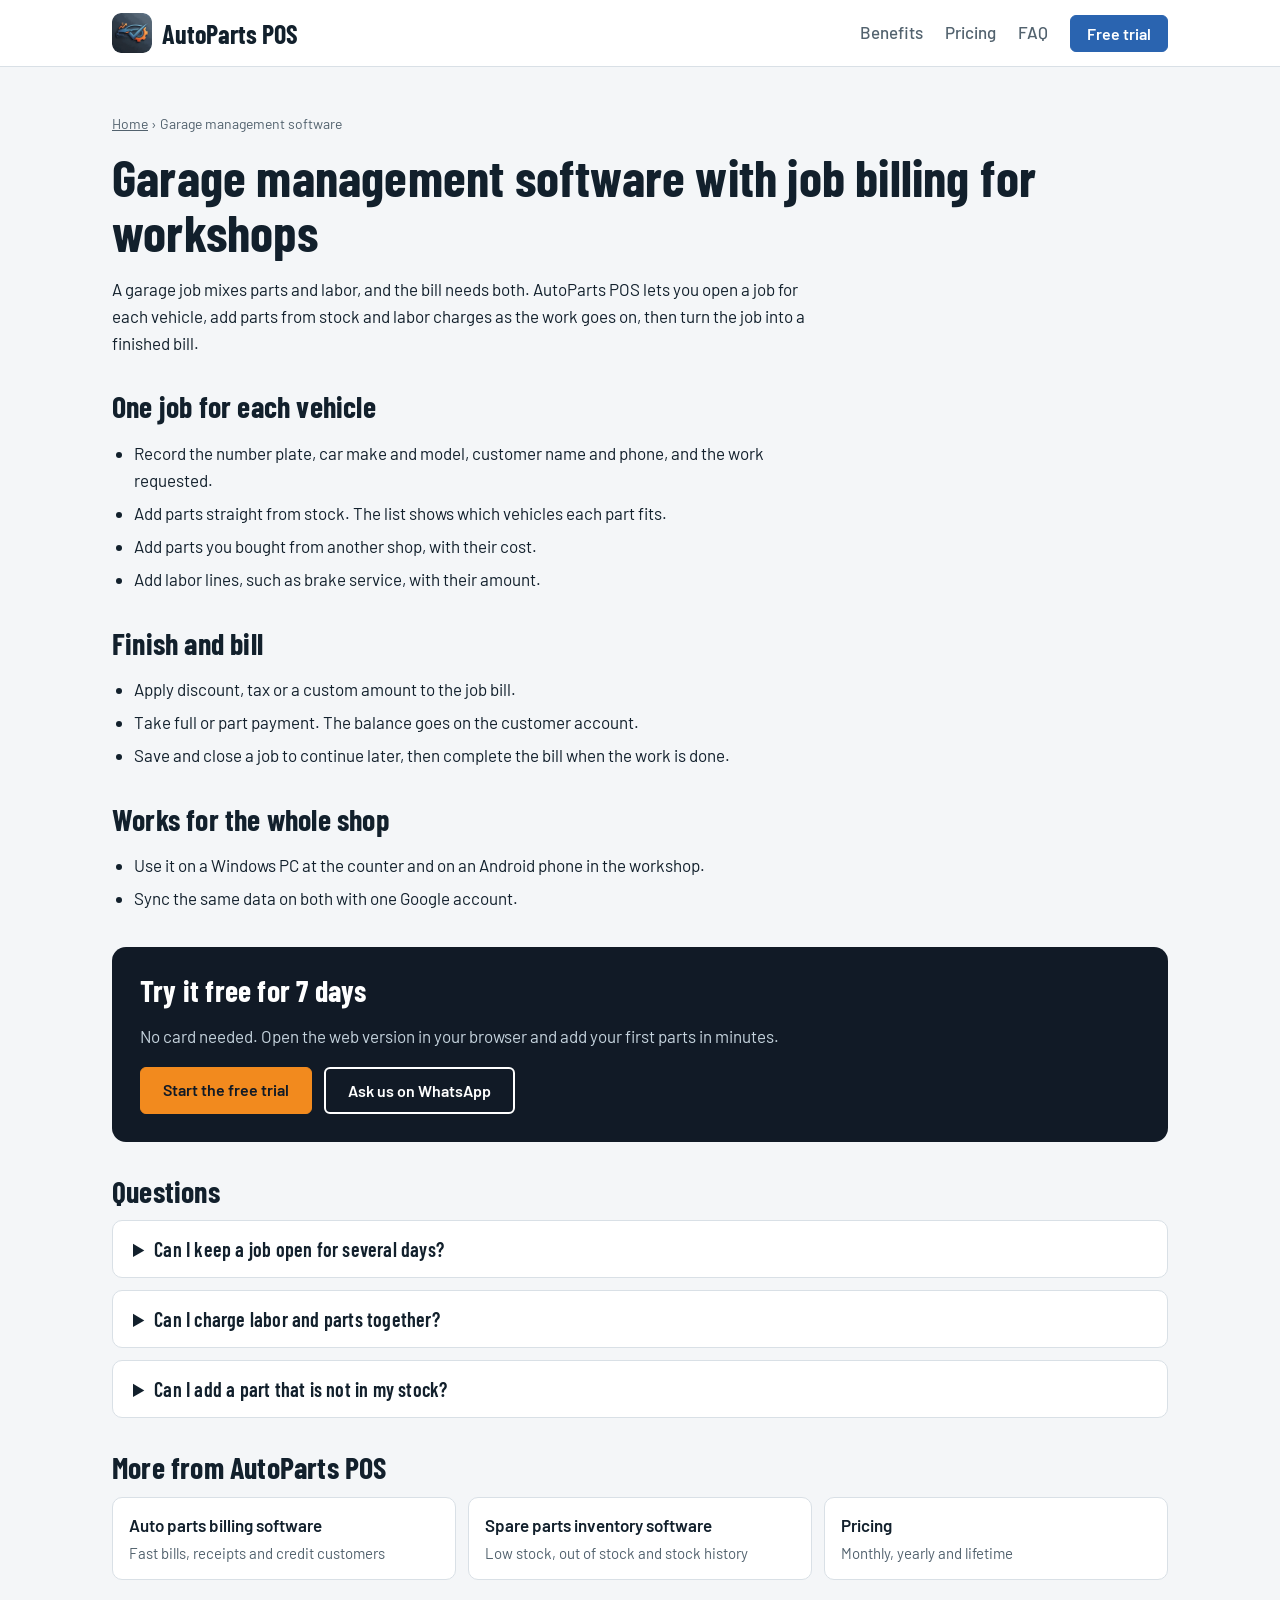
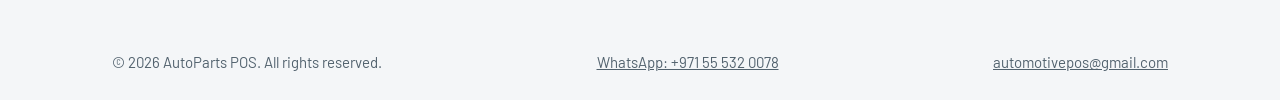
<file: garage-management-software/index.html>
<!doctype html>
<html lang="en"><head><meta charset="utf-8"><meta name="viewport" content="width=device-width, initial-scale=1, viewport-fit=cover">
<title>Garage Management Software | Job Cards and Billing for Auto Workshops</title>
<meta name="description" content="Garage job software for auto workshops: open a job per vehicle, add parts and labor, track stock and bill the customer. Windows, Android and web. Free trial.">
<meta name="robots" content="index, follow, max-image-preview:large">
<meta name="theme-color" content="#111a26">
<link rel="canonical" href="https://automotivepos.online/garage-management-software/">
<link rel="icon" href="/favicon.ico" sizes="any"><link rel="icon" type="image/png" href="/favicon.png"><link rel="apple-touch-icon" href="/apple-touch-icon.png">
<meta property="og:type" content="website"><meta property="og:site_name" content="AutoParts POS"><meta property="og:title" content="Garage Management Software | Job Cards and Billing for Auto Workshops"><meta property="og:description" content="Garage job software for auto workshops: open a job per vehicle, add parts and labor, track stock and bill the customer. Windows, Android and web. Free trial."><meta property="og:url" content="https://automotivepos.online/garage-management-software/"><meta property="og:image" content="https://automotivepos.online/og-image.png"><meta property="og:image:width" content="1200"><meta property="og:image:height" content="630">
<meta name="twitter:card" content="summary_large_image">
<link rel="preconnect" href="https://fonts.googleapis.com"><link rel="preconnect" href="https://fonts.gstatic.com" crossorigin><link rel="stylesheet" href="https://fonts.googleapis.com/css2?family=Barlow:wght@400;500;600&family=Barlow+Condensed:wght@600;700&display=swap">
<link rel="stylesheet" href="/style.css">
<script type="application/ld+json">[{"@context": "https://schema.org", "@type": "SoftwareApplication", "name": "AutoParts POS", "url": "https://automotivepos.online/garage-management-software/", "applicationCategory": "BusinessApplication", "operatingSystem": "Windows, Android, Web", "description": "Garage job software for auto workshops: open a job per vehicle, add parts and labor, track stock and bill the customer. Windows, Android and web. Free trial.", "image": "https://automotivepos.online/og-image.png"}, {"@context": "https://schema.org", "@type": "FAQPage", "mainEntity": [{"@type": "Question", "name": "Can I keep a job open for several days?", "acceptedAnswer": {"@type": "Answer", "text": "Yes. Save and close the job, then open it again from the Garage jobs list."}}, {"@type": "Question", "name": "Can I charge labor and parts together?", "acceptedAnswer": {"@type": "Answer", "text": "Yes. A job bill adds the parts and the labor lines, then applies discount and tax."}}, {"@type": "Question", "name": "Can I add a part that is not in my stock?", "acceptedAnswer": {"@type": "Answer", "text": "Yes. Add a part bought from another shop with its quantity and cost."}}]}, {"@context": "https://schema.org", "@type": "BreadcrumbList", "itemListElement": [{"@type": "ListItem", "position": 1, "name": "Home", "item": "https://automotivepos.online/"}, {"@type": "ListItem", "position": 2, "name": "Garage management software", "item": "https://automotivepos.online/garage-management-software/"}]}]</script>
</head><body><header><div class="wrap"><a class="logo" href="/" aria-label="AutoParts POS home"><img src="/logo-sm.webp" alt="AutoParts POS logo" width="40" height="40"><span>AutoParts POS</span></a><nav><a href="/#benefits">Benefits</a><a href="/#pricing">Pricing</a><a href="/#faq">FAQ</a><a class="btn sm" href="https://automotivepos.github.io/autoparts-pos/trial/">Free trial</a></nav></div></header><main class="page"><div class="wrap"><div class="crumbs"><a href="/">Home</a> &rsaquo; Garage management software</div><h1>Garage management software with job billing for workshops</h1><p>A garage job mixes parts and labor, and the bill needs both. AutoParts POS lets you open a job for each vehicle, add parts from stock and labor charges as the work goes on, then turn the job into a finished bill.</p><h2>One job for each vehicle</h2><ul><li>Record the number plate, car make and model, customer name and phone, and the work requested.</li><li>Add parts straight from stock. The list shows which vehicles each part fits.</li><li>Add parts you bought from another shop, with their cost.</li><li>Add labor lines, such as brake service, with their amount.</li></ul><h2>Finish and bill</h2><ul><li>Apply discount, tax or a custom amount to the job bill.</li><li>Take full or part payment. The balance goes on the customer account.</li><li>Save and close a job to continue later, then complete the bill when the work is done.</li></ul><h2>Works for the whole shop</h2><ul><li>Use it on a Windows PC at the counter and on an Android phone in the workshop.</li><li>Sync the same data on both with one Google account.</li></ul><div class="cta"><h2>Try it free for 7 days</h2><p>No card needed. Open the web version in your browser and add your first parts in minutes.</p><div class="row"><a class="btn hot" href="https://automotivepos.github.io/autoparts-pos/trial/">Start the free trial</a><a class="btn alt" href="https://wa.me/971555320078?text=Hello%2C%20I%20need%20help%20with%20AutoParts%20POS" target="_blank" rel="noopener" style="background:transparent;border:2px solid #fff;color:#fff">Ask us on WhatsApp</a></div></div><h2>Questions</h2><div class="faq"><details><summary>Can I keep a job open for several days?</summary><p>Yes. Save and close the job, then open it again from the Garage jobs list.</p></details><details><summary>Can I charge labor and parts together?</summary><p>Yes. A job bill adds the parts and the labor lines, then applies discount and tax.</p></details><details><summary>Can I add a part that is not in my stock?</summary><p>Yes. Add a part bought from another shop with its quantity and cost.</p></details></div><h2>More from AutoParts POS</h2><div class="more"><a href="/auto-parts-billing-software/">Auto parts billing software<span>Fast bills, receipts and credit customers</span></a><a href="/spare-parts-inventory-software/">Spare parts inventory software<span>Low stock, out of stock and stock history</span></a><a href="/#pricing">Pricing<span>Monthly, yearly and lifetime</span></a></div></div></main><footer><div class="wrap"><span>&copy; 2026 AutoParts POS. All rights reserved.</span><a href="https://wa.me/971555320078?text=Hello%2C%20I%20need%20help%20with%20AutoParts%20POS" target="_blank" rel="noopener">WhatsApp: +971 55 532 0078</a> <a href="mailto:automotivepos@gmail.com">automotivepos@gmail.com</a></div></footer></body></html>
</file>
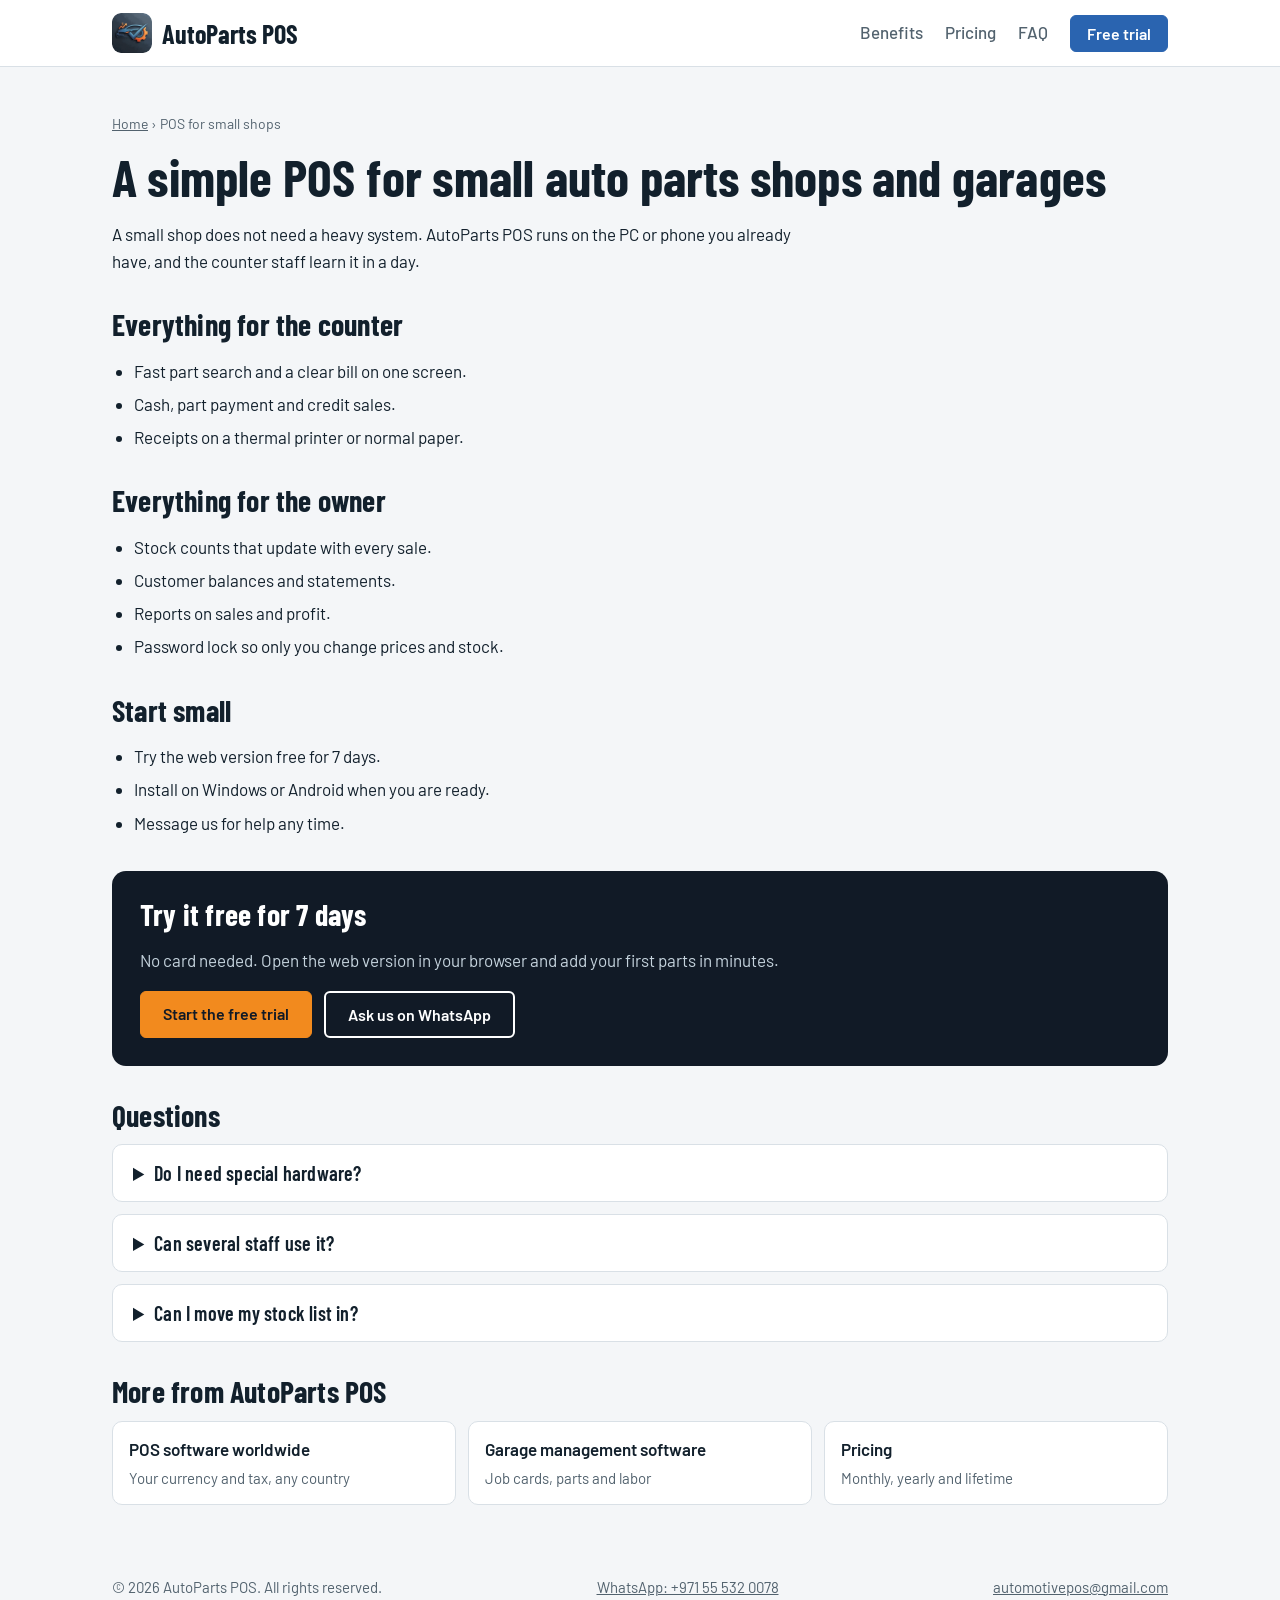
<file: pos-software-for-small-shops/index.html>
<!doctype html>
<html lang="en"><head><meta charset="utf-8"><meta name="viewport" content="width=device-width, initial-scale=1, viewport-fit=cover">
<title>Simple POS for Small Auto Parts Shops and Garages | AutoParts POS</title>
<meta name="description" content="Easy point of sale software for small spare parts shops and garages. No hardware needed, works on a PC, phone or browser. Billing, stock and customer accounts. Free trial.">
<meta name="robots" content="index, follow, max-image-preview:large">
<meta name="theme-color" content="#111a26">
<link rel="canonical" href="https://automotivepos.online/pos-software-for-small-shops/">
<link rel="icon" href="/favicon.ico" sizes="any"><link rel="icon" type="image/png" href="/favicon.png"><link rel="apple-touch-icon" href="/apple-touch-icon.png">
<meta property="og:type" content="website"><meta property="og:site_name" content="AutoParts POS"><meta property="og:title" content="Simple POS for Small Auto Parts Shops and Garages | AutoParts POS"><meta property="og:description" content="Easy point of sale software for small spare parts shops and garages. No hardware needed, works on a PC, phone or browser. Billing, stock and customer accounts. Free trial."><meta property="og:url" content="https://automotivepos.online/pos-software-for-small-shops/"><meta property="og:image" content="https://automotivepos.online/og-image.png"><meta property="og:image:width" content="1200"><meta property="og:image:height" content="630">
<meta name="twitter:card" content="summary_large_image">
<link rel="preconnect" href="https://fonts.googleapis.com"><link rel="preconnect" href="https://fonts.gstatic.com" crossorigin><link rel="stylesheet" href="https://fonts.googleapis.com/css2?family=Barlow:wght@400;500;600&family=Barlow+Condensed:wght@600;700&display=swap">
<link rel="stylesheet" href="/style.css">
<script type="application/ld+json">[{"@context": "https://schema.org", "@type": "SoftwareApplication", "name": "AutoParts POS", "url": "https://automotivepos.online/pos-software-for-small-shops/", "applicationCategory": "BusinessApplication", "operatingSystem": "Windows, Android, Web", "description": "Easy point of sale software for small spare parts shops and garages. No hardware needed, works on a PC, phone or browser. Billing, stock and customer accounts. Free trial.", "image": "https://automotivepos.online/og-image.png"}, {"@context": "https://schema.org", "@type": "FAQPage", "mainEntity": [{"@type": "Question", "name": "Do I need special hardware?", "acceptedAnswer": {"@type": "Answer", "text": "No. A normal PC or Android phone is enough. A receipt printer is optional."}}, {"@type": "Question", "name": "Can several staff use it?", "acceptedAnswer": {"@type": "Answer", "text": "Yes. Your plan decides how many devices you can use."}}, {"@type": "Question", "name": "Can I move my stock list in?", "acceptedAnswer": {"@type": "Answer", "text": "Yes. Add parts one by one or bring in a list from a file."}}]}, {"@context": "https://schema.org", "@type": "BreadcrumbList", "itemListElement": [{"@type": "ListItem", "position": 1, "name": "Home", "item": "https://automotivepos.online/"}, {"@type": "ListItem", "position": 2, "name": "POS for small shops", "item": "https://automotivepos.online/pos-software-for-small-shops/"}]}]</script>
</head><body><header><div class="wrap"><a class="logo" href="/" aria-label="AutoParts POS home"><img src="/logo-sm.webp" alt="AutoParts POS logo" width="40" height="40"><span>AutoParts POS</span></a><nav><a href="/#benefits">Benefits</a><a href="/#pricing">Pricing</a><a href="/#faq">FAQ</a><a class="btn sm" href="https://automotivepos.github.io/autoparts-pos/trial/">Free trial</a></nav></div></header><main class="page"><div class="wrap"><div class="crumbs"><a href="/">Home</a> &rsaquo; POS for small shops</div><h1>A simple POS for small auto parts shops and garages</h1><p>A small shop does not need a heavy system. AutoParts POS runs on the PC or phone you already have, and the counter staff learn it in a day.</p><h2>Everything for the counter</h2><ul><li>Fast part search and a clear bill on one screen.</li><li>Cash, part payment and credit sales.</li><li>Receipts on a thermal printer or normal paper.</li></ul><h2>Everything for the owner</h2><ul><li>Stock counts that update with every sale.</li><li>Customer balances and statements.</li><li>Reports on sales and profit.</li><li>Password lock so only you change prices and stock.</li></ul><h2>Start small</h2><ul><li>Try the web version free for 7 days.</li><li>Install on Windows or Android when you are ready.</li><li>Message us for help any time.</li></ul><div class="cta"><h2>Try it free for 7 days</h2><p>No card needed. Open the web version in your browser and add your first parts in minutes.</p><div class="row"><a class="btn hot" href="https://automotivepos.github.io/autoparts-pos/trial/">Start the free trial</a><a class="btn alt" href="https://wa.me/971555320078?text=Hello%2C%20I%20need%20help%20with%20AutoParts%20POS" target="_blank" rel="noopener" style="background:transparent;border:2px solid #fff;color:#fff">Ask us on WhatsApp</a></div></div><h2>Questions</h2><div class="faq"><details><summary>Do I need special hardware?</summary><p>No. A normal PC or Android phone is enough. A receipt printer is optional.</p></details><details><summary>Can several staff use it?</summary><p>Yes. Your plan decides how many devices you can use.</p></details><details><summary>Can I move my stock list in?</summary><p>Yes. Add parts one by one or bring in a list from a file.</p></details></div><h2>More from AutoParts POS</h2><div class="more"><a href="/pos-software-worldwide/">POS software worldwide<span>Your currency and tax, any country</span></a><a href="/garage-management-software/">Garage management software<span>Job cards, parts and labor</span></a><a href="/#pricing">Pricing<span>Monthly, yearly and lifetime</span></a></div></div></main><footer><div class="wrap"><span>&copy; 2026 AutoParts POS. All rights reserved.</span><a href="https://wa.me/971555320078?text=Hello%2C%20I%20need%20help%20with%20AutoParts%20POS" target="_blank" rel="noopener">WhatsApp: +971 55 532 0078</a> <a href="mailto:automotivepos@gmail.com">automotivepos@gmail.com</a></div></footer></body></html>
</file>
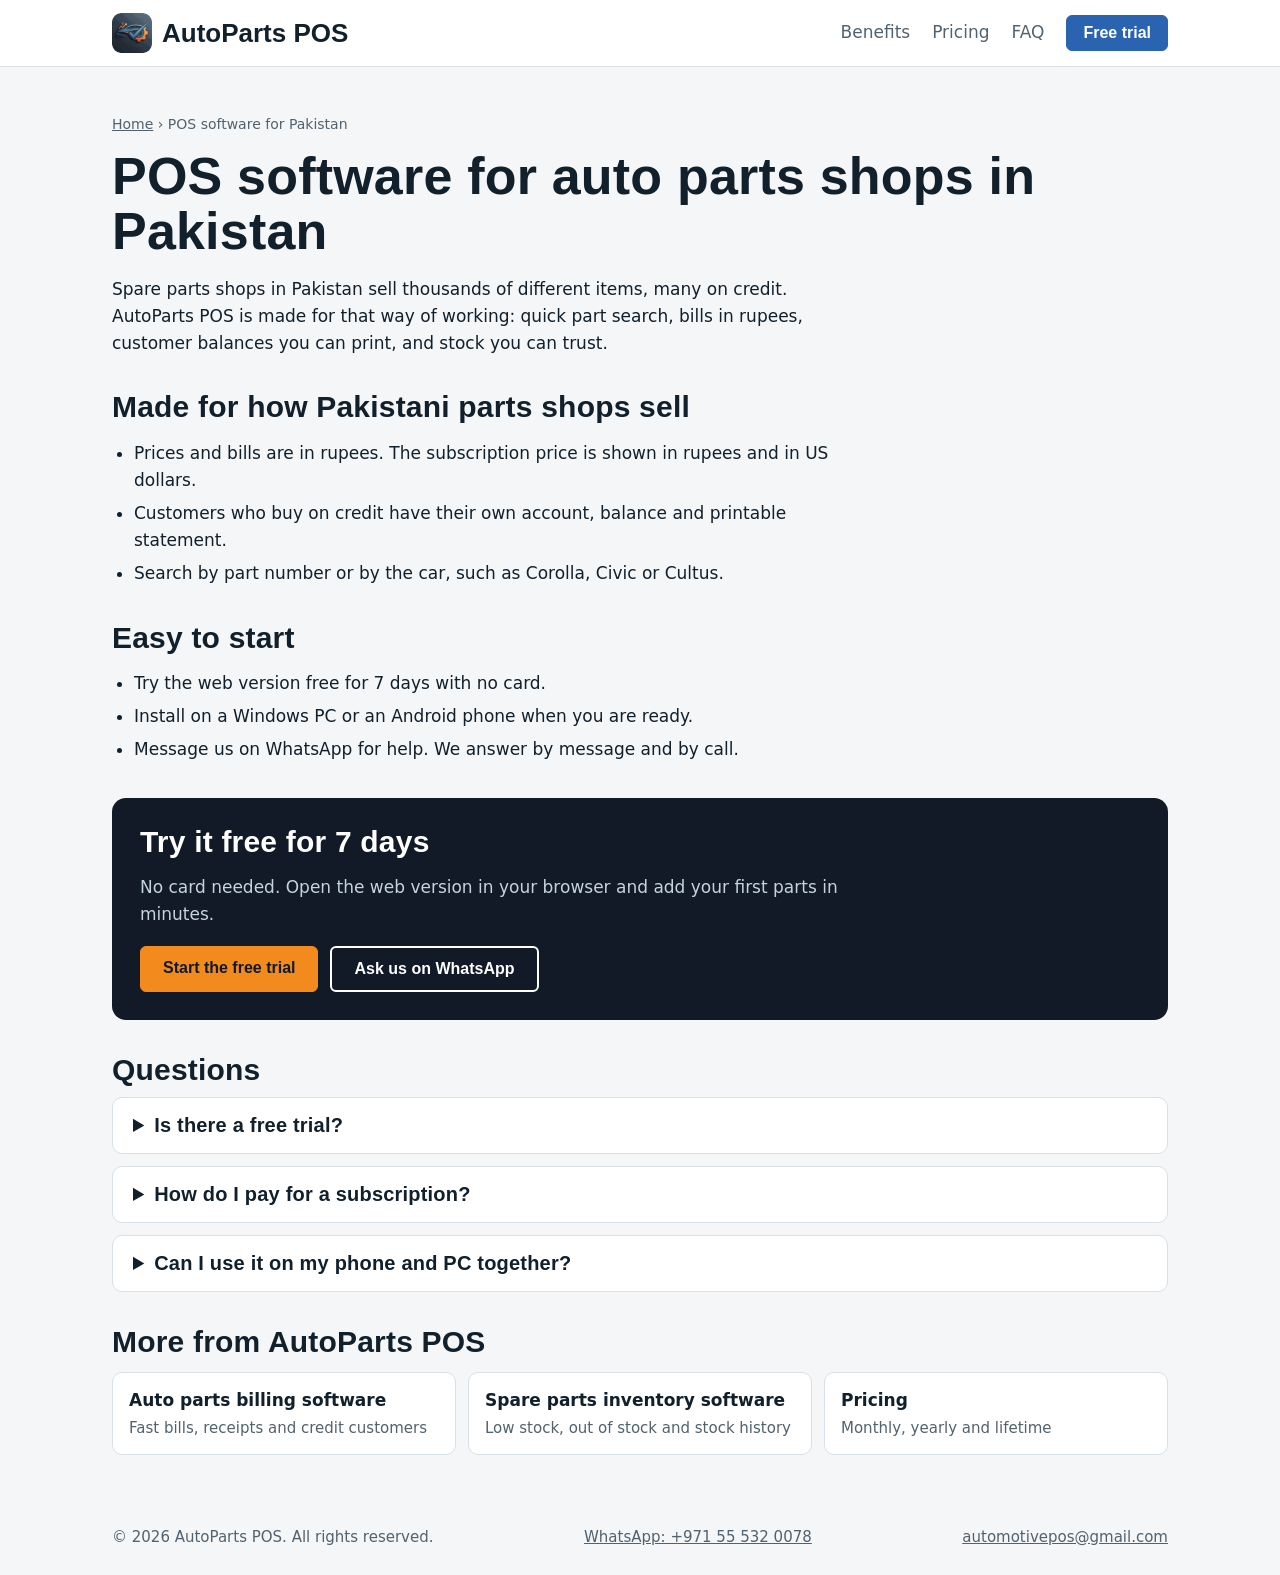
<file: pos-software-pakistan/index.html>
<!doctype html>
<html lang="en"><head><meta charset="utf-8"><meta name="viewport" content="width=device-width, initial-scale=1, viewport-fit=cover">
<title>POS Software for Auto Parts Shops in Pakistan | AutoParts POS</title>
<meta name="description" content="POS, billing and stock software for auto parts and spare parts shops in Pakistan. Rupee billing, credit customers, 80 mm receipts, Windows, Android and web. Free trial.">
<meta name="robots" content="index, follow, max-image-preview:large">
<meta name="theme-color" content="#111a26">
<link rel="canonical" href="https://automotivepos.online/pos-software-pakistan/">
<link rel="icon" href="/favicon.ico" sizes="any"><link rel="icon" type="image/png" href="/favicon.png"><link rel="apple-touch-icon" href="/apple-touch-icon.png">
<meta property="og:type" content="website"><meta property="og:site_name" content="AutoParts POS"><meta property="og:title" content="POS Software for Auto Parts Shops in Pakistan | AutoParts POS"><meta property="og:description" content="POS, billing and stock software for auto parts and spare parts shops in Pakistan. Rupee billing, credit customers, 80 mm receipts, Windows, Android and web. Free trial."><meta property="og:url" content="https://automotivepos.online/pos-software-pakistan/"><meta property="og:image" content="https://automotivepos.online/og-image.png"><meta property="og:image:width" content="1200"><meta property="og:image:height" content="630">
<meta name="twitter:card" content="summary_large_image">
<link rel="stylesheet" href="/style.css">
<script type="application/ld+json">[{"@context": "https://schema.org", "@type": "SoftwareApplication", "name": "AutoParts POS", "url": "https://automotivepos.online/pos-software-pakistan/", "applicationCategory": "BusinessApplication", "operatingSystem": "Windows, Android, Web", "description": "POS, billing and stock software for auto parts and spare parts shops in Pakistan. Rupee billing, credit customers, 80 mm receipts, Windows, Android and web. Free trial.", "image": "https://automotivepos.online/og-image.png"}, {"@context": "https://schema.org", "@type": "FAQPage", "mainEntity": [{"@type": "Question", "name": "Is there a free trial?", "acceptedAnswer": {"@type": "Answer", "text": "Yes. You can try the web version free for 7 days, up to 50 parts, with no password."}}, {"@type": "Question", "name": "How do I pay for a subscription?", "acceptedAnswer": {"@type": "Answer", "text": "Message us on WhatsApp or email. We activate your Google account or Device ID after payment."}}, {"@type": "Question", "name": "Can I use it on my phone and PC together?", "acceptedAnswer": {"@type": "Answer", "text": "Yes. Sign in with your Google account on each device. Your plan decides how many devices you can use."}}]}, {"@context": "https://schema.org", "@type": "BreadcrumbList", "itemListElement": [{"@type": "ListItem", "position": 1, "name": "Home", "item": "https://automotivepos.online/"}, {"@type": "ListItem", "position": 2, "name": "POS software for Pakistan", "item": "https://automotivepos.online/pos-software-pakistan/"}]}]</script>
</head><body><header><div class="wrap"><a class="logo" href="/" aria-label="AutoParts POS home"><img src="/logo-sm.webp" alt="AutoParts POS logo" width="40" height="40"><span>AutoParts POS</span></a><nav><a href="/#benefits">Benefits</a><a href="/#pricing">Pricing</a><a href="/#faq">FAQ</a><a class="btn sm" href="https://automotivepos.github.io/autoparts-pos/trial/">Free trial</a></nav></div></header><main class="page"><div class="wrap"><div class="crumbs"><a href="/">Home</a> &rsaquo; POS software for Pakistan</div><h1>POS software for auto parts shops in Pakistan</h1><p>Spare parts shops in Pakistan sell thousands of different items, many on credit. AutoParts POS is made for that way of working: quick part search, bills in rupees, customer balances you can print, and stock you can trust.</p><h2>Made for how Pakistani parts shops sell</h2><ul><li>Prices and bills are in rupees. The subscription price is shown in rupees and in US dollars.</li><li>Customers who buy on credit have their own account, balance and printable statement.</li><li>Search by part number or by the car, such as Corolla, Civic or Cultus.</li></ul><h2>Easy to start</h2><ul><li>Try the web version free for 7 days with no card.</li><li>Install on a Windows PC or an Android phone when you are ready.</li><li>Message us on WhatsApp for help. We answer by message and by call.</li></ul><div class="cta"><h2>Try it free for 7 days</h2><p>No card needed. Open the web version in your browser and add your first parts in minutes.</p><div class="row"><a class="btn hot" href="https://automotivepos.github.io/autoparts-pos/trial/">Start the free trial</a><a class="btn alt" href="https://wa.me/971555320078?text=Hello%2C%20I%20need%20help%20with%20AutoParts%20POS" target="_blank" rel="noopener" style="background:transparent;border:2px solid #fff;color:#fff">Ask us on WhatsApp</a></div></div><h2>Questions</h2><div class="faq"><details><summary>Is there a free trial?</summary><p>Yes. You can try the web version free for 7 days, up to 50 parts, with no password.</p></details><details><summary>How do I pay for a subscription?</summary><p>Message us on WhatsApp or email. We activate your Google account or Device ID after payment.</p></details><details><summary>Can I use it on my phone and PC together?</summary><p>Yes. Sign in with your Google account on each device. Your plan decides how many devices you can use.</p></details></div><h2>More from AutoParts POS</h2><div class="more"><a href="/auto-parts-billing-software/">Auto parts billing software<span>Fast bills, receipts and credit customers</span></a><a href="/spare-parts-inventory-software/">Spare parts inventory software<span>Low stock, out of stock and stock history</span></a><a href="/#pricing">Pricing<span>Monthly, yearly and lifetime</span></a></div></div></main><footer><div class="wrap"><span>&copy; 2026 AutoParts POS. All rights reserved.</span><a href="https://wa.me/971555320078?text=Hello%2C%20I%20need%20help%20with%20AutoParts%20POS" target="_blank" rel="noopener">WhatsApp: +971 55 532 0078</a> <a href="mailto:automotivepos@gmail.com">automotivepos@gmail.com</a></div></footer></body></html>
</file>
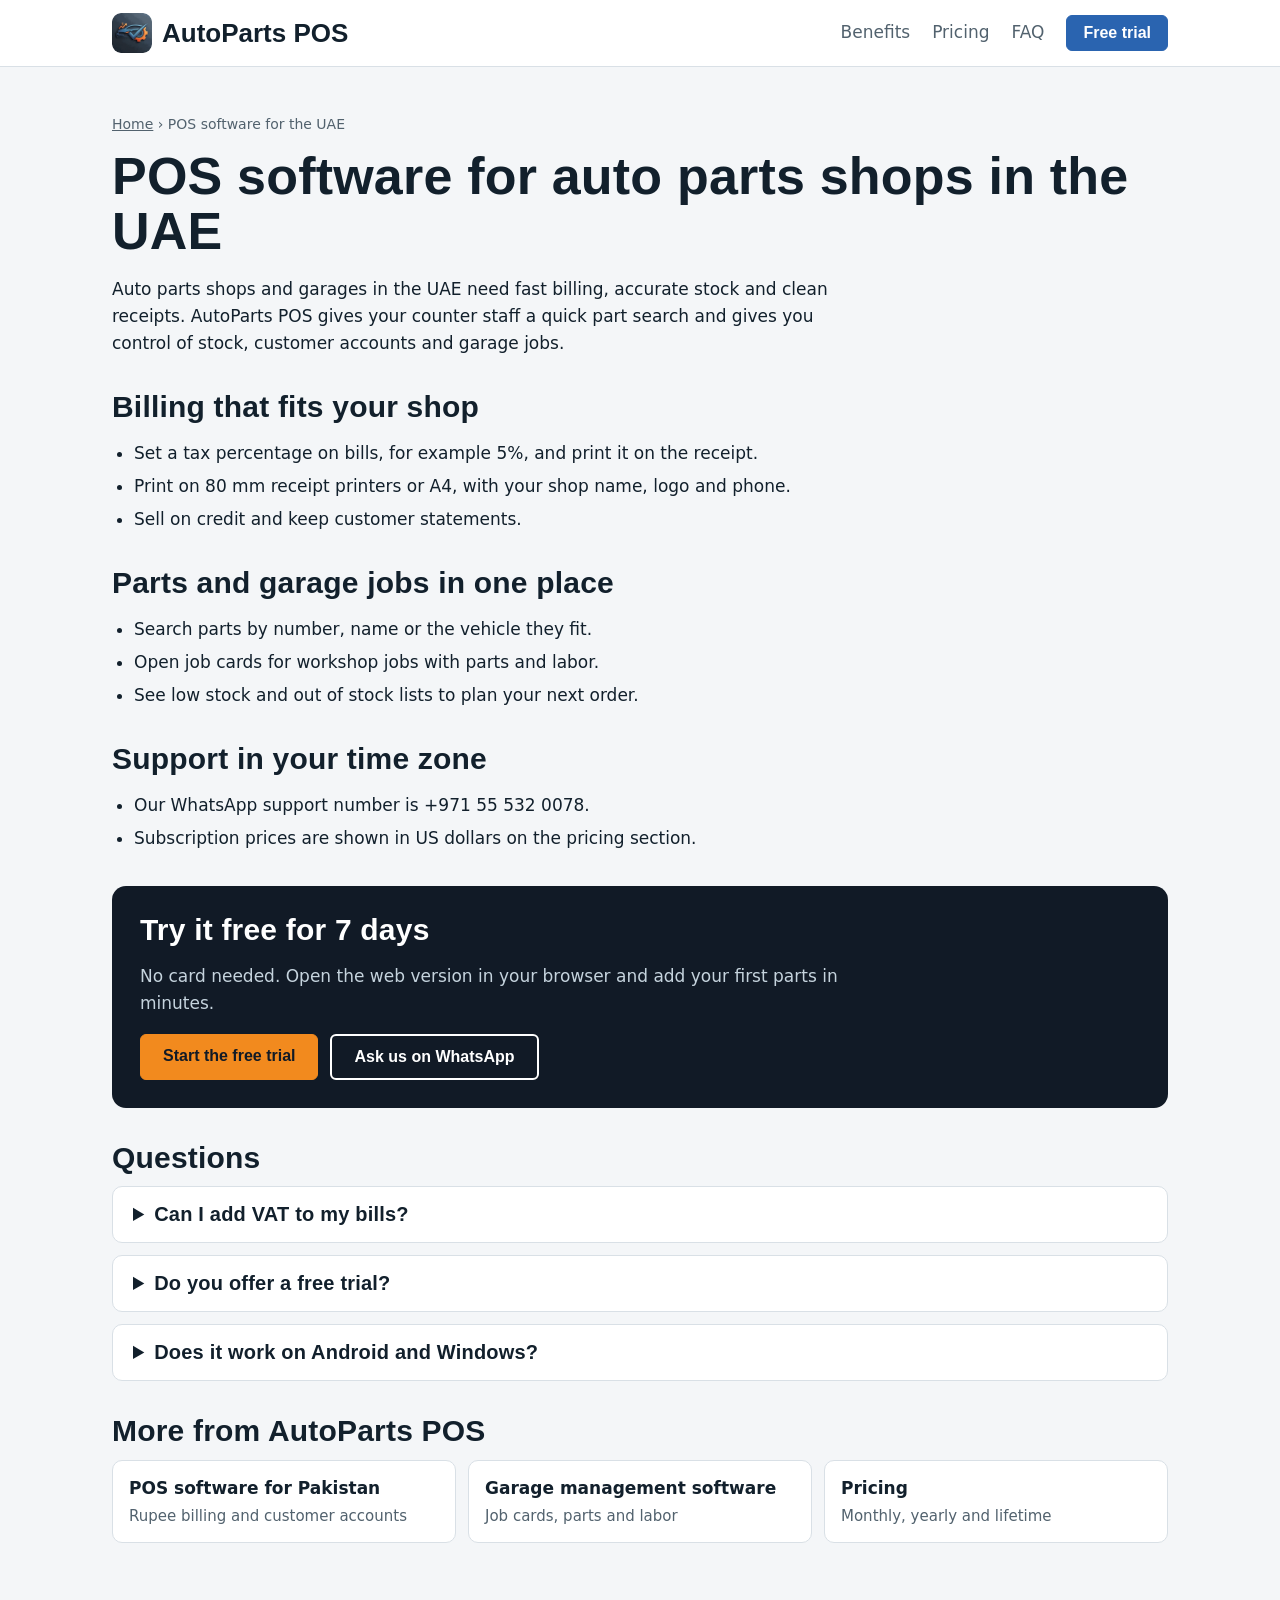
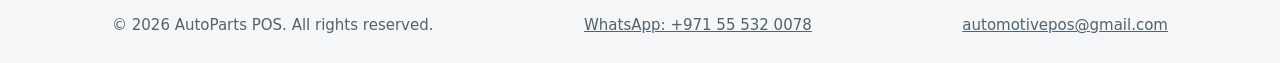
<file: pos-software-uae/index.html>
<!doctype html>
<html lang="en"><head><meta charset="utf-8"><meta name="viewport" content="width=device-width, initial-scale=1, viewport-fit=cover">
<title>POS Software for Auto Parts Shops in the UAE | AutoParts POS</title>
<meta name="description" content="Billing and inventory software for auto parts shops and garages in Dubai, Sharjah and across the UAE. Set your tax rate, print receipts, Windows, Android and web. Free trial.">
<meta name="robots" content="index, follow, max-image-preview:large">
<meta name="theme-color" content="#111a26">
<link rel="canonical" href="https://automotivepos.online/pos-software-uae/">
<link rel="icon" href="/favicon.ico" sizes="any"><link rel="icon" type="image/png" href="/favicon.png"><link rel="apple-touch-icon" href="/apple-touch-icon.png">
<meta property="og:type" content="website"><meta property="og:site_name" content="AutoParts POS"><meta property="og:title" content="POS Software for Auto Parts Shops in the UAE | AutoParts POS"><meta property="og:description" content="Billing and inventory software for auto parts shops and garages in Dubai, Sharjah and across the UAE. Set your tax rate, print receipts, Windows, Android and web. Free trial."><meta property="og:url" content="https://automotivepos.online/pos-software-uae/"><meta property="og:image" content="https://automotivepos.online/og-image.png"><meta property="og:image:width" content="1200"><meta property="og:image:height" content="630">
<meta name="twitter:card" content="summary_large_image">
<link rel="stylesheet" href="/style.css">
<script type="application/ld+json">[{"@context": "https://schema.org", "@type": "SoftwareApplication", "name": "AutoParts POS", "url": "https://automotivepos.online/pos-software-uae/", "applicationCategory": "BusinessApplication", "operatingSystem": "Windows, Android, Web", "description": "Billing and inventory software for auto parts shops and garages in Dubai, Sharjah and across the UAE. Set your tax rate, print receipts, Windows, Android and web. Free trial.", "image": "https://automotivepos.online/og-image.png"}, {"@context": "https://schema.org", "@type": "FAQPage", "mainEntity": [{"@type": "Question", "name": "Can I add VAT to my bills?", "acceptedAnswer": {"@type": "Answer", "text": "Yes. You can set a tax percentage on each bill. Check with your accountant for the rate your business needs."}}, {"@type": "Question", "name": "Do you offer a free trial?", "acceptedAnswer": {"@type": "Answer", "text": "Yes. The web version is free for 7 days with up to 50 parts."}}, {"@type": "Question", "name": "Does it work on Android and Windows?", "acceptedAnswer": {"@type": "Answer", "text": "Yes. It runs on Windows PC, Android and in a web browser."}}]}, {"@context": "https://schema.org", "@type": "BreadcrumbList", "itemListElement": [{"@type": "ListItem", "position": 1, "name": "Home", "item": "https://automotivepos.online/"}, {"@type": "ListItem", "position": 2, "name": "POS software for the UAE", "item": "https://automotivepos.online/pos-software-uae/"}]}]</script>
</head><body><header><div class="wrap"><a class="logo" href="/" aria-label="AutoParts POS home"><img src="/logo-sm.webp" alt="AutoParts POS logo" width="40" height="40"><span>AutoParts POS</span></a><nav><a href="/#benefits">Benefits</a><a href="/#pricing">Pricing</a><a href="/#faq">FAQ</a><a class="btn sm" href="https://automotivepos.github.io/autoparts-pos/trial/">Free trial</a></nav></div></header><main class="page"><div class="wrap"><div class="crumbs"><a href="/">Home</a> &rsaquo; POS software for the UAE</div><h1>POS software for auto parts shops in the UAE</h1><p>Auto parts shops and garages in the UAE need fast billing, accurate stock and clean receipts. AutoParts POS gives your counter staff a quick part search and gives you control of stock, customer accounts and garage jobs.</p><h2>Billing that fits your shop</h2><ul><li>Set a tax percentage on bills, for example 5%, and print it on the receipt.</li><li>Print on 80 mm receipt printers or A4, with your shop name, logo and phone.</li><li>Sell on credit and keep customer statements.</li></ul><h2>Parts and garage jobs in one place</h2><ul><li>Search parts by number, name or the vehicle they fit.</li><li>Open job cards for workshop jobs with parts and labor.</li><li>See low stock and out of stock lists to plan your next order.</li></ul><h2>Support in your time zone</h2><ul><li>Our WhatsApp support number is +971 55 532 0078.</li><li>Subscription prices are shown in US dollars on the pricing section.</li></ul><div class="cta"><h2>Try it free for 7 days</h2><p>No card needed. Open the web version in your browser and add your first parts in minutes.</p><div class="row"><a class="btn hot" href="https://automotivepos.github.io/autoparts-pos/trial/">Start the free trial</a><a class="btn alt" href="https://wa.me/971555320078?text=Hello%2C%20I%20need%20help%20with%20AutoParts%20POS" target="_blank" rel="noopener" style="background:transparent;border:2px solid #fff;color:#fff">Ask us on WhatsApp</a></div></div><h2>Questions</h2><div class="faq"><details><summary>Can I add VAT to my bills?</summary><p>Yes. You can set a tax percentage on each bill. Check with your accountant for the rate your business needs.</p></details><details><summary>Do you offer a free trial?</summary><p>Yes. The web version is free for 7 days with up to 50 parts.</p></details><details><summary>Does it work on Android and Windows?</summary><p>Yes. It runs on Windows PC, Android and in a web browser.</p></details></div><h2>More from AutoParts POS</h2><div class="more"><a href="/pos-software-pakistan/">POS software for Pakistan<span>Rupee billing and customer accounts</span></a><a href="/garage-management-software/">Garage management software<span>Job cards, parts and labor</span></a><a href="/#pricing">Pricing<span>Monthly, yearly and lifetime</span></a></div></div></main><footer><div class="wrap"><span>&copy; 2026 AutoParts POS. All rights reserved.</span><a href="https://wa.me/971555320078?text=Hello%2C%20I%20need%20help%20with%20AutoParts%20POS" target="_blank" rel="noopener">WhatsApp: +971 55 532 0078</a> <a href="mailto:automotivepos@gmail.com">automotivepos@gmail.com</a></div></footer></body></html>
</file>
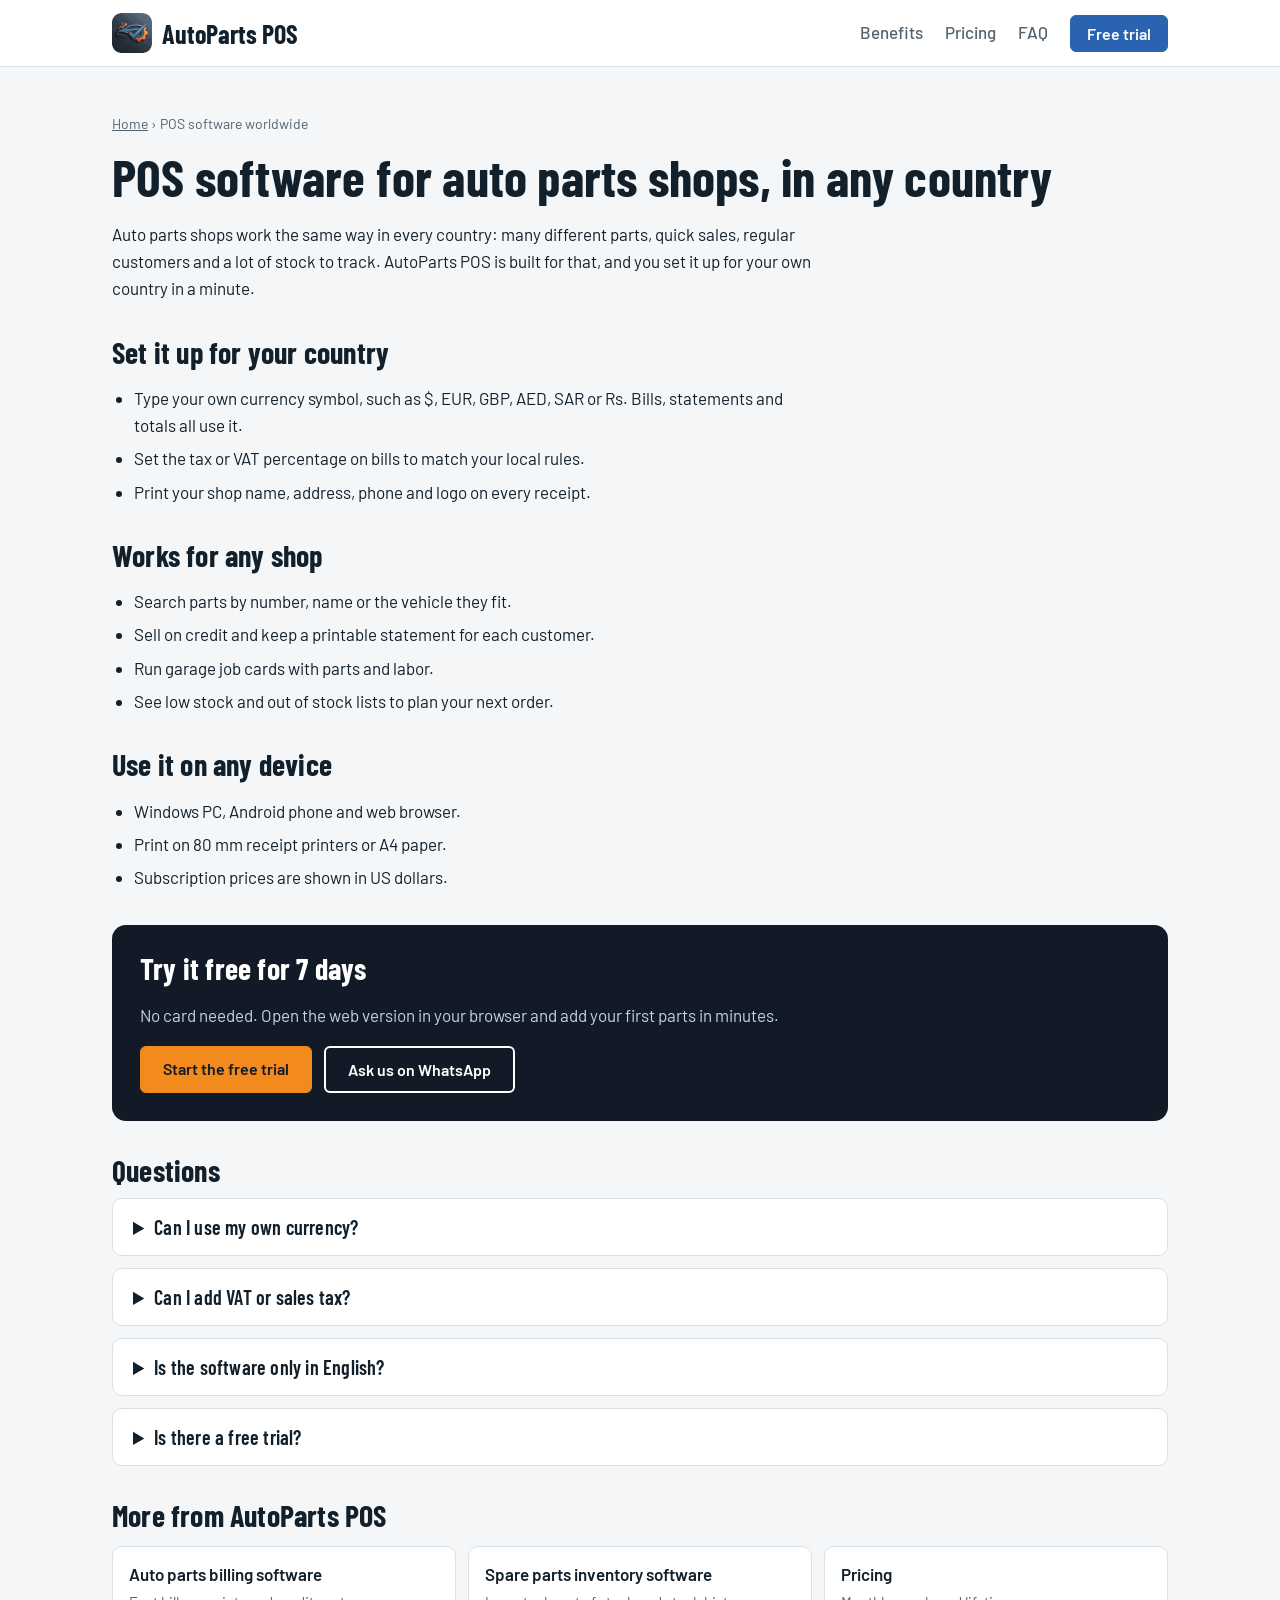
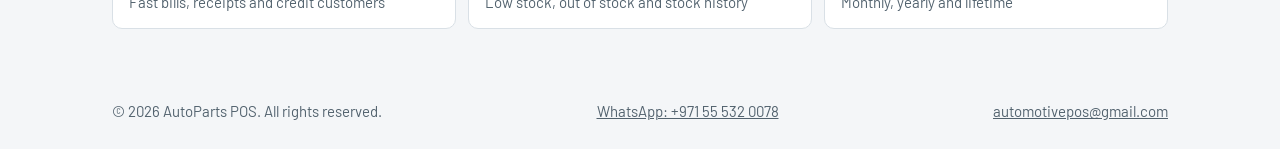
<file: pos-software-worldwide/index.html>
<!doctype html>
<html lang="en"><head><meta charset="utf-8"><meta name="viewport" content="width=device-width, initial-scale=1, viewport-fit=cover">
<title>POS Software for Auto Parts Shops Worldwide | AutoParts POS</title>
<meta name="description" content="Billing, stock and garage software for auto parts shops anywhere in the world. Use your own currency symbol and tax rate, print receipts, Windows, Android and web. Free 7 day trial.">
<meta name="robots" content="index, follow, max-image-preview:large">
<meta name="theme-color" content="#111a26">
<link rel="canonical" href="https://automotivepos.online/pos-software-worldwide/">
<link rel="icon" href="/favicon.ico" sizes="any"><link rel="icon" type="image/png" href="/favicon.png"><link rel="apple-touch-icon" href="/apple-touch-icon.png">
<meta property="og:type" content="website"><meta property="og:site_name" content="AutoParts POS"><meta property="og:title" content="POS Software for Auto Parts Shops Worldwide | AutoParts POS"><meta property="og:description" content="Billing, stock and garage software for auto parts shops anywhere in the world. Use your own currency symbol and tax rate, print receipts, Windows, Android and web. Free 7 day trial."><meta property="og:url" content="https://automotivepos.online/pos-software-worldwide/"><meta property="og:image" content="https://automotivepos.online/og-image.png"><meta property="og:image:width" content="1200"><meta property="og:image:height" content="630">
<meta name="twitter:card" content="summary_large_image">
<link rel="preconnect" href="https://fonts.googleapis.com"><link rel="preconnect" href="https://fonts.gstatic.com" crossorigin><link rel="stylesheet" href="https://fonts.googleapis.com/css2?family=Barlow:wght@400;500;600&family=Barlow+Condensed:wght@600;700&display=swap">
<link rel="stylesheet" href="/style.css">
<script type="application/ld+json">[{"@context": "https://schema.org", "@type": "SoftwareApplication", "name": "AutoParts POS", "url": "https://automotivepos.online/pos-software-worldwide/", "applicationCategory": "BusinessApplication", "operatingSystem": "Windows, Android, Web", "description": "Billing, stock and garage software for auto parts shops anywhere in the world. Use your own currency symbol and tax rate, print receipts, Windows, Android and web. Free 7 day trial.", "image": "https://automotivepos.online/og-image.png"}, {"@context": "https://schema.org", "@type": "FAQPage", "mainEntity": [{"@type": "Question", "name": "Can I use my own currency?", "acceptedAnswer": {"@type": "Answer", "text": "Yes. Open Shop details and type your currency symbol. Every bill and total uses it."}}, {"@type": "Question", "name": "Can I add VAT or sales tax?", "acceptedAnswer": {"@type": "Answer", "text": "Yes. Set a tax percentage on each bill. Check with your accountant for the rate your business needs."}}, {"@type": "Question", "name": "Is the software only in English?", "acceptedAnswer": {"@type": "Answer", "text": "The screens are in English today. You can type part names and customer names in any language."}}, {"@type": "Question", "name": "Is there a free trial?", "acceptedAnswer": {"@type": "Answer", "text": "Yes. The web version is free for 7 days with up to 50 parts, no card needed."}}]}, {"@context": "https://schema.org", "@type": "BreadcrumbList", "itemListElement": [{"@type": "ListItem", "position": 1, "name": "Home", "item": "https://automotivepos.online/"}, {"@type": "ListItem", "position": 2, "name": "POS software worldwide", "item": "https://automotivepos.online/pos-software-worldwide/"}]}]</script>
</head><body><header><div class="wrap"><a class="logo" href="/" aria-label="AutoParts POS home"><img src="/logo-sm.webp" alt="AutoParts POS logo" width="40" height="40"><span>AutoParts POS</span></a><nav><a href="/#benefits">Benefits</a><a href="/#pricing">Pricing</a><a href="/#faq">FAQ</a><a class="btn sm" href="https://automotivepos.github.io/autoparts-pos/trial/">Free trial</a></nav></div></header><main class="page"><div class="wrap"><div class="crumbs"><a href="/">Home</a> &rsaquo; POS software worldwide</div><h1>POS software for auto parts shops, in any country</h1><p>Auto parts shops work the same way in every country: many different parts, quick sales, regular customers and a lot of stock to track. AutoParts POS is built for that, and you set it up for your own country in a minute.</p><h2>Set it up for your country</h2><ul><li>Type your own currency symbol, such as $, EUR, GBP, AED, SAR or Rs. Bills, statements and totals all use it.</li><li>Set the tax or VAT percentage on bills to match your local rules.</li><li>Print your shop name, address, phone and logo on every receipt.</li></ul><h2>Works for any shop</h2><ul><li>Search parts by number, name or the vehicle they fit.</li><li>Sell on credit and keep a printable statement for each customer.</li><li>Run garage job cards with parts and labor.</li><li>See low stock and out of stock lists to plan your next order.</li></ul><h2>Use it on any device</h2><ul><li>Windows PC, Android phone and web browser.</li><li>Print on 80 mm receipt printers or A4 paper.</li><li>Subscription prices are shown in US dollars.</li></ul><div class="cta"><h2>Try it free for 7 days</h2><p>No card needed. Open the web version in your browser and add your first parts in minutes.</p><div class="row"><a class="btn hot" href="https://automotivepos.github.io/autoparts-pos/trial/">Start the free trial</a><a class="btn alt" href="https://wa.me/971555320078?text=Hello%2C%20I%20need%20help%20with%20AutoParts%20POS" target="_blank" rel="noopener" style="background:transparent;border:2px solid #fff;color:#fff">Ask us on WhatsApp</a></div></div><h2>Questions</h2><div class="faq"><details><summary>Can I use my own currency?</summary><p>Yes. Open Shop details and type your currency symbol. Every bill and total uses it.</p></details><details><summary>Can I add VAT or sales tax?</summary><p>Yes. Set a tax percentage on each bill. Check with your accountant for the rate your business needs.</p></details><details><summary>Is the software only in English?</summary><p>The screens are in English today. You can type part names and customer names in any language.</p></details><details><summary>Is there a free trial?</summary><p>Yes. The web version is free for 7 days with up to 50 parts, no card needed.</p></details></div><h2>More from AutoParts POS</h2><div class="more"><a href="/auto-parts-billing-software/">Auto parts billing software<span>Fast bills, receipts and credit customers</span></a><a href="/spare-parts-inventory-software/">Spare parts inventory software<span>Low stock, out of stock and stock history</span></a><a href="/#pricing">Pricing<span>Monthly, yearly and lifetime</span></a></div></div></main><footer><div class="wrap"><span>&copy; 2026 AutoParts POS. All rights reserved.</span><a href="https://wa.me/971555320078?text=Hello%2C%20I%20need%20help%20with%20AutoParts%20POS" target="_blank" rel="noopener">WhatsApp: +971 55 532 0078</a> <a href="mailto:automotivepos@gmail.com">automotivepos@gmail.com</a></div></footer></body></html>
</file>
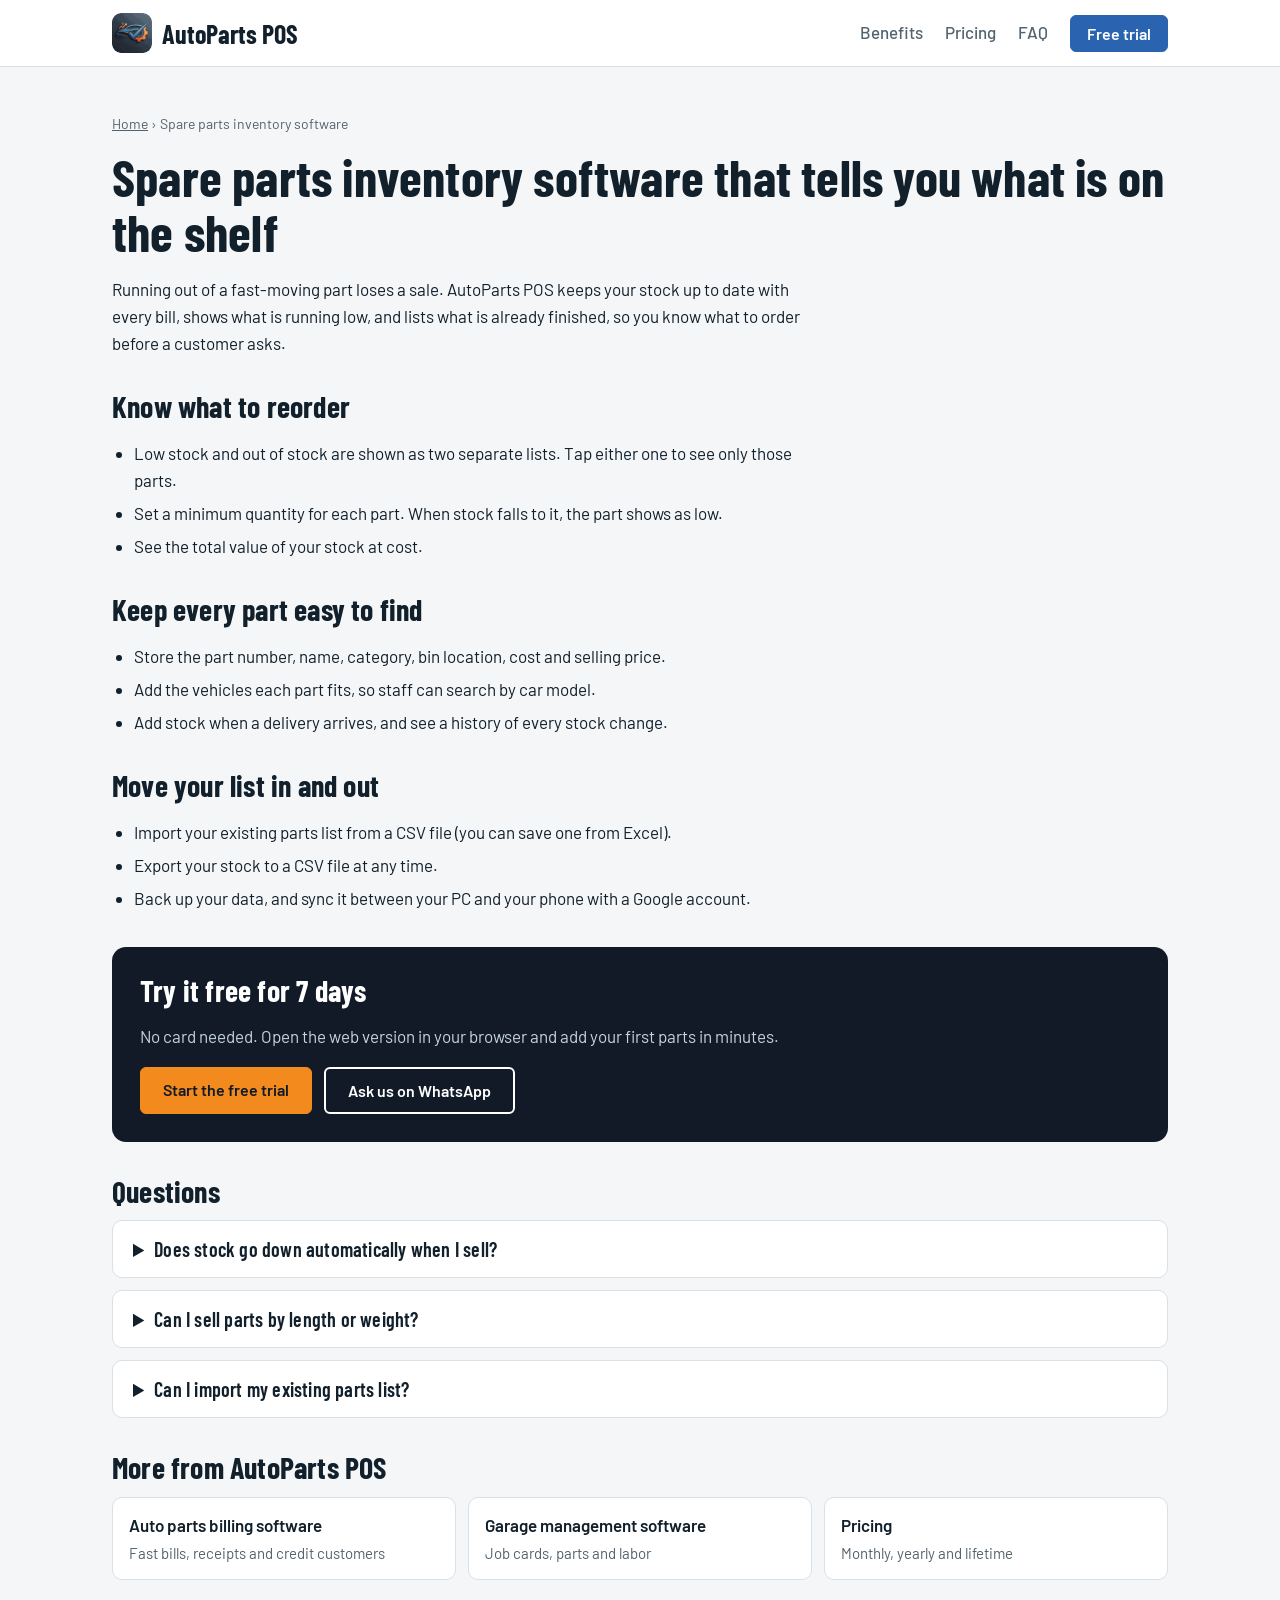
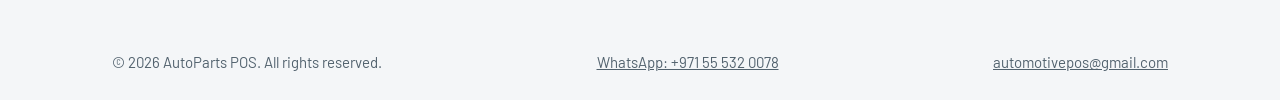
<file: spare-parts-inventory-software/index.html>
<!doctype html>
<html lang="en"><head><meta charset="utf-8"><meta name="viewport" content="width=device-width, initial-scale=1, viewport-fit=cover">
<title>Spare Parts Inventory Software | Stock Control for Auto Parts Shops</title>
<meta name="description" content="Inventory and stock control for auto parts shops: low stock and out of stock lists, bin locations, stock history, import and export. Free 7-day trial.">
<meta name="robots" content="index, follow, max-image-preview:large">
<meta name="theme-color" content="#111a26">
<link rel="canonical" href="https://automotivepos.online/spare-parts-inventory-software/">
<link rel="icon" href="/favicon.ico" sizes="any"><link rel="icon" type="image/png" href="/favicon.png"><link rel="apple-touch-icon" href="/apple-touch-icon.png">
<meta property="og:type" content="website"><meta property="og:site_name" content="AutoParts POS"><meta property="og:title" content="Spare Parts Inventory Software | Stock Control for Auto Parts Shops"><meta property="og:description" content="Inventory and stock control for auto parts shops: low stock and out of stock lists, bin locations, stock history, import and export. Free 7-day trial."><meta property="og:url" content="https://automotivepos.online/spare-parts-inventory-software/"><meta property="og:image" content="https://automotivepos.online/og-image.png"><meta property="og:image:width" content="1200"><meta property="og:image:height" content="630">
<meta name="twitter:card" content="summary_large_image">
<link rel="preconnect" href="https://fonts.googleapis.com"><link rel="preconnect" href="https://fonts.gstatic.com" crossorigin><link rel="stylesheet" href="https://fonts.googleapis.com/css2?family=Barlow:wght@400;500;600&family=Barlow+Condensed:wght@600;700&display=swap">
<link rel="stylesheet" href="/style.css">
<script type="application/ld+json">[{"@context": "https://schema.org", "@type": "SoftwareApplication", "name": "AutoParts POS", "url": "https://automotivepos.online/spare-parts-inventory-software/", "applicationCategory": "BusinessApplication", "operatingSystem": "Windows, Android, Web", "description": "Inventory and stock control for auto parts shops: low stock and out of stock lists, bin locations, stock history, import and export. Free 7-day trial.", "image": "https://automotivepos.online/og-image.png"}, {"@context": "https://schema.org", "@type": "FAQPage", "mainEntity": [{"@type": "Question", "name": "Does stock go down automatically when I sell?", "acceptedAnswer": {"@type": "Answer", "text": "Yes. Every bill reduces stock, and returns put items back."}}, {"@type": "Question", "name": "Can I sell parts by length or weight?", "acceptedAnswer": {"@type": "Answer", "text": "Yes. Each part has a unit, such as pieces or litres, and quantities can be decimals where the unit allows."}}, {"@type": "Question", "name": "Can I import my existing parts list?", "acceptedAnswer": {"@type": "Answer", "text": "Yes. Use Import in the Inventory screen with a CSV file of your parts. Excel can save a sheet as CSV."}}]}, {"@context": "https://schema.org", "@type": "BreadcrumbList", "itemListElement": [{"@type": "ListItem", "position": 1, "name": "Home", "item": "https://automotivepos.online/"}, {"@type": "ListItem", "position": 2, "name": "Spare parts inventory software", "item": "https://automotivepos.online/spare-parts-inventory-software/"}]}]</script>
</head><body><header><div class="wrap"><a class="logo" href="/" aria-label="AutoParts POS home"><img src="/logo-sm.webp" alt="AutoParts POS logo" width="40" height="40"><span>AutoParts POS</span></a><nav><a href="/#benefits">Benefits</a><a href="/#pricing">Pricing</a><a href="/#faq">FAQ</a><a class="btn sm" href="https://automotivepos.github.io/autoparts-pos/trial/">Free trial</a></nav></div></header><main class="page"><div class="wrap"><div class="crumbs"><a href="/">Home</a> &rsaquo; Spare parts inventory software</div><h1>Spare parts inventory software that tells you what is on the shelf</h1><p>Running out of a fast-moving part loses a sale. AutoParts POS keeps your stock up to date with every bill, shows what is running low, and lists what is already finished, so you know what to order before a customer asks.</p><h2>Know what to reorder</h2><ul><li>Low stock and out of stock are shown as two separate lists. Tap either one to see only those parts.</li><li>Set a minimum quantity for each part. When stock falls to it, the part shows as low.</li><li>See the total value of your stock at cost.</li></ul><h2>Keep every part easy to find</h2><ul><li>Store the part number, name, category, bin location, cost and selling price.</li><li>Add the vehicles each part fits, so staff can search by car model.</li><li>Add stock when a delivery arrives, and see a history of every stock change.</li></ul><h2>Move your list in and out</h2><ul><li>Import your existing parts list from a CSV file (you can save one from Excel).</li><li>Export your stock to a CSV file at any time.</li><li>Back up your data, and sync it between your PC and your phone with a Google account.</li></ul><div class="cta"><h2>Try it free for 7 days</h2><p>No card needed. Open the web version in your browser and add your first parts in minutes.</p><div class="row"><a class="btn hot" href="https://automotivepos.github.io/autoparts-pos/trial/">Start the free trial</a><a class="btn alt" href="https://wa.me/971555320078?text=Hello%2C%20I%20need%20help%20with%20AutoParts%20POS" target="_blank" rel="noopener" style="background:transparent;border:2px solid #fff;color:#fff">Ask us on WhatsApp</a></div></div><h2>Questions</h2><div class="faq"><details><summary>Does stock go down automatically when I sell?</summary><p>Yes. Every bill reduces stock, and returns put items back.</p></details><details><summary>Can I sell parts by length or weight?</summary><p>Yes. Each part has a unit, such as pieces or litres, and quantities can be decimals where the unit allows.</p></details><details><summary>Can I import my existing parts list?</summary><p>Yes. Use Import in the Inventory screen with a CSV file of your parts. Excel can save a sheet as CSV.</p></details></div><h2>More from AutoParts POS</h2><div class="more"><a href="/auto-parts-billing-software/">Auto parts billing software<span>Fast bills, receipts and credit customers</span></a><a href="/garage-management-software/">Garage management software<span>Job cards, parts and labor</span></a><a href="/#pricing">Pricing<span>Monthly, yearly and lifetime</span></a></div></div></main><footer><div class="wrap"><span>&copy; 2026 AutoParts POS. All rights reserved.</span><a href="https://wa.me/971555320078?text=Hello%2C%20I%20need%20help%20with%20AutoParts%20POS" target="_blank" rel="noopener">WhatsApp: +971 55 532 0078</a> <a href="mailto:automotivepos@gmail.com">automotivepos@gmail.com</a></div></footer></body></html>
</file>
<file: style.css>
:root{--bg:#f4f6f8;--surface:#fff;--ink:#12202c;--muted:#52626e;--line:#d9e0e6;--navy:#111a26;--navy-ink:#eaf2f6;--accent:#2a64b0;--accent-ink:#fff;--hot:#f28a1e;--hot-ink:#111a26;--shadow:0 1px 2px rgba(14,42,59,.06),0 8px 24px rgba(14,42,59,.06);
box-sizing:border-box;padding-top:env(safe-area-inset-top,0px);padding-bottom:env(safe-area-inset-bottom,0px)}
@media (prefers-color-scheme:dark){:root:not([data-theme="light"]){--bg:#0d151b;--surface:#16222b;--ink:#e8eef2;--muted:#9bacb8;--line:#27363f;--navy:#0a121b;--accent:#6aa8ee;--accent-ink:#0d151b;--shadow:none}}
:root[data-theme="dark"]{--bg:#0d151b;--surface:#16222b;--ink:#e8eef2;--muted:#9bacb8;--line:#27363f;--navy:#0a121b;--accent:#6aa8ee;--accent-ink:#0d151b;--shadow:none}
html{scroll-padding-top:80px;scroll-behavior:smooth}
*{box-sizing:border-box}
body{margin:0;background:var(--bg);color:var(--ink);font:400 17px/1.6 Barlow,system-ui,sans-serif}
h1,h2,h3{font-family:"Barlow Condensed",Impact,sans-serif;line-height:1.05;margin:0;letter-spacing:.2px}
.wrap{max-width:1100px;margin:0 auto;padding:0 22px}
header{position:sticky;top:0;z-index:20;background:var(--surface);border-bottom:1px solid var(--line)}
header .wrap{display:flex;justify-content:space-between;align-items:center;height:66px}
.logo{font:700 26px "Barlow Condensed",sans-serif;display:flex;align-items:center;gap:10px}
.logo i{width:28px;height:28px;border-radius:6px;background:var(--accent);display:inline-block;position:relative}
.logo i:after{content:"";position:absolute;inset:8px;border:3px solid var(--accent-ink);border-radius:50%}
nav{display:flex;align-items:center;gap:22px}
nav a:not(.btn){color:var(--muted);text-decoration:none;font-weight:500}
nav a:not(.btn):hover{color:var(--ink)}
.btn{display:inline-block;padding:12px 22px;border-radius:6px;background:var(--accent);color:var(--accent-ink);font:600 16px Barlow,sans-serif;text-decoration:none;border:1px solid var(--accent);cursor:pointer}
.btn:hover{filter:brightness(1.08)}
.btn.alt{background:transparent;color:var(--ink);border-color:var(--line)}
.btn.hot{background:var(--hot);border-color:var(--hot);color:var(--hot-ink)}
.btn.sm{padding:8px 16px}
.btn:focus-visible,a:focus-visible,button:focus-visible{outline:3px solid var(--hot);outline-offset:2px}
.hero{background:var(--navy);color:var(--navy-ink);padding:72px 0 64px}
.hero .wrap{display:grid;grid-template-columns:1.1fr 1fr;gap:48px;align-items:center}
.badge{display:inline-block;background:var(--hot);color:var(--hot-ink);font-weight:600;font-size:15px;padding:4px 12px;border-radius:4px;margin-bottom:16px}
.hero h1{font-size:clamp(42px,6vw,72px)}
.hero p{color:#bccbd9;max-width:48ch;margin:18px 0 26px;font-size:18px}
.btns{display:flex;gap:12px;flex-wrap:wrap}
.hero .btn.alt{color:var(--navy-ink);border-color:#3b5668}
.fine{font-size:14px;color:#8fa5b4;margin-top:14px}
.screen{background:var(--surface);color:var(--ink);border-radius:10px;padding:0;font-size:15px;overflow:hidden;box-shadow:0 20px 50px rgba(0,0,0,.35)}
.screen .top{display:flex;gap:6px;padding:10px 14px;border-bottom:1px solid var(--line);background:var(--bg)}
.screen .top b{width:10px;height:10px;border-radius:50%;background:var(--line)}
.screen .body{padding:16px}
.screen .bar{border:1px solid var(--line);border-radius:6px;padding:8px 12px;margin-bottom:10px;color:var(--muted)}
.screen .row{display:grid;grid-template-columns:1fr auto auto;gap:12px;padding:9px 0;border-top:1px solid var(--line)}
.ok{color:#188a4c;font-weight:600}.low{color:#b4541a;font-weight:600}
.tot{display:flex;justify-content:space-between;border-top:2px solid var(--ink);margin-top:8px;padding-top:10px;font-weight:600}
.strip{background:var(--surface);border-bottom:1px solid var(--line)}
.strip .wrap{display:grid;grid-template-columns:repeat(auto-fit,minmax(200px,1fr));gap:16px;padding-top:18px;padding-bottom:18px;font-weight:500}
.strip span{display:flex;gap:10px;align-items:center}
.strip span:before{content:"";width:8px;height:8px;border-radius:50%;background:var(--accent);flex:none}
section{padding:64px 0}
h2{font-size:clamp(32px,4vw,46px);margin-bottom:10px}
.sub{color:var(--muted);max-width:60ch;margin:0 0 34px}
.grid{display:grid;gap:20px;grid-template-columns:repeat(auto-fit,minmax(290px,1fr))}
.card{background:var(--surface);border:1px solid var(--line);border-radius:10px;padding:24px;box-shadow:var(--shadow)}
.card h3{font-size:25px;margin-bottom:6px}
.card p{margin:0;color:var(--muted)}
.card ul{margin:10px 0 0;padding-left:20px;color:var(--muted)}
.card li{margin:5px 0}
.alt-bg{background:var(--surface);border-block:1px solid var(--line)}
.alt-bg .card{background:var(--bg);box-shadow:none}
.steps{counter-reset:s;display:grid;gap:20px;grid-template-columns:repeat(auto-fit,minmax(250px,1fr))}
.step{counter-increment:s;padding-left:54px;position:relative}
.step:before{content:counter(s);position:absolute;left:0;top:0;width:40px;height:40px;border-radius:50%;background:var(--accent);color:var(--accent-ink);display:grid;place-items:center;font:700 22px "Barlow Condensed",sans-serif}
.step h3{font-size:24px;margin-bottom:4px}.step p{margin:0;color:var(--muted)}
.dl{display:flex;gap:12px;flex-wrap:wrap;margin-top:18px}
.dl small{display:block;font-weight:400;font-size:13px;opacity:.85}
.plans{display:grid;gap:20px;grid-template-columns:repeat(auto-fit,minmax(260px,1fr));align-items:stretch}
.plan{background:var(--surface);border:1px solid var(--line);border-radius:10px;padding:28px;display:flex;flex-direction:column;box-shadow:var(--shadow)}
.plan.best{border:2px solid var(--hot)}
.tag{align-self:flex-start;background:var(--hot);color:var(--hot-ink);font-weight:600;font-size:14px;padding:2px 10px;border-radius:4px;margin-bottom:8px}
.plan h3{font-size:30px}
.price{font:700 46px "Barlow Condensed",sans-serif;margin:8px 0 0}
.price small{font:500 16px Barlow,sans-serif;color:var(--muted)}
.note{color:var(--muted);font-size:15px;margin:2px 0 10px}
.plan ul{flex:1;margin:0 0 22px;padding-left:20px}.plan li{margin:6px 0}
.plan .btn{text-align:center}
.trial{background:var(--navy);color:var(--navy-ink);text-align:center}
.trial p{color:#b8cad6;max-width:52ch;margin:0 auto 24px}
.trial .btns{justify-content:center}
.trial .btn.alt{color:var(--navy-ink);border-color:#3b5668}
footer{padding:26px 0;color:var(--muted);font-size:15px}
footer .wrap{display:flex;justify-content:space-between;flex-wrap:wrap;gap:10px}
#toast{position:fixed;left:50%;bottom:calc(84px + env(safe-area-inset-bottom,0px));transform:translateX(-50%);background:var(--ink);color:var(--bg);padding:12px 20px;border-radius:8px;opacity:0;pointer-events:none;transition:opacity .2s;max-width:90%;text-align:center}
#toast.on{opacity:1}
.pgrid{display:grid;gap:16px;grid-template-columns:repeat(auto-fit,minmax(150px,1fr))}
.pgrid .card{text-align:center;padding:22px 14px}
.pgrid h3{font-size:21px;margin:0}
.pgrid svg{width:76px;height:76px;color:var(--accent);fill:none;stroke:currentColor;stroke-width:3;stroke-linecap:round;stroke-linejoin:round;margin-bottom:10px}
.wa{position:fixed;right:18px;bottom:calc(18px + env(safe-area-inset-bottom,0px));z-index:30;background:#0f8a45;color:#fff;font-weight:600;padding:12px 20px;border-radius:999px;text-decoration:none;box-shadow:0 6px 18px rgba(0,0,0,.3)}
.btn.wab{background:#0f8a45;border-color:#0f8a45;color:#fff}
.num{font:700 40px "Barlow Condensed",sans-serif;margin:6px 0 14px}
footer a{color:var(--muted)}
.logo{color:var(--ink);text-decoration:none}.logo img{width:40px;height:40px;flex:none;border-radius:9px;display:block}
.faq details{background:var(--surface);border:1px solid var(--line);border-radius:10px;padding:16px 20px;margin-bottom:12px}
.faq summary{cursor:pointer;font:600 20px "Barlow Condensed",sans-serif;letter-spacing:.2px}
.faq p{margin:10px 0 0;color:var(--muted)}
@media (max-width:820px){.hero .wrap{grid-template-columns:1fr}nav a:not(.btn){display:none}}
@media (prefers-reduced-motion:reduce){html{scroll-behavior:auto}#toast{transition:none}}

.hero .btn.alt:hover{background:rgba(255,255,255,.08)}
.hero .logobig{width:92px;height:92px;border-radius:20px;margin-bottom:18px;display:block;box-shadow:0 10px 30px rgba(0,0,0,.4)}
.btn.web{background:var(--accent);border-color:var(--accent);color:var(--accent-ink)}
.hero .btn.web{background:#fff;border-color:#fff;color:#111a26}
.plan .btn.wab{background:#0f8a45;border-color:#0f8a45;color:#fff}
.plan.best .btn.wab{background:#0f8a45}
.checks{list-style:none;padding-left:0!important}.checks li{padding-left:26px;position:relative}.checks li:before{content:"";position:absolute;left:4px;top:.55em;width:9px;height:9px;border-radius:50%;background:var(--accent)}
.help{font-size:15px;color:var(--muted);margin-top:14px;max-width:62ch}
.hero .help{color:#8fa5b4}
@media (prefers-color-scheme:dark){:root:not([data-theme="light"]) .ok{color:#4cc38a}}
.usd{display:block;font-size:14px;font-weight:600;color:var(--mute,#64708a);margin-top:2px}

.page{padding:46px 0 30px}.page h1{font-size:clamp(34px,5vw,52px);margin-bottom:14px}.page h2{font-size:30px;margin:34px 0 12px}
.page p{max-width:70ch}.page ul{padding-left:22px;max-width:70ch}.page li{margin:6px 0}
.crumbs{font-size:14px;color:var(--muted);margin-bottom:14px}.crumbs a{color:var(--muted)}
.cta{background:var(--navy);color:var(--navy-ink);border-radius:14px;padding:28px;margin:34px 0}.cta h2{margin:0 0 8px;color:#fff}.cta p{color:#c5d3dd}
.cta .row{display:flex;gap:12px;flex-wrap:wrap;margin-top:14px}
.more{display:grid;grid-template-columns:repeat(auto-fit,minmax(220px,1fr));gap:12px;margin:14px 0}
.more a{background:var(--surface);border:1px solid var(--line);border-radius:10px;padding:14px 16px;text-decoration:none;color:var(--ink);font-weight:600}
.more a span{display:block;font-weight:400;color:var(--muted);font-size:15px;margin-top:2px}
footer .wrap{display:flex;gap:18px;flex-wrap:wrap}
</file>
